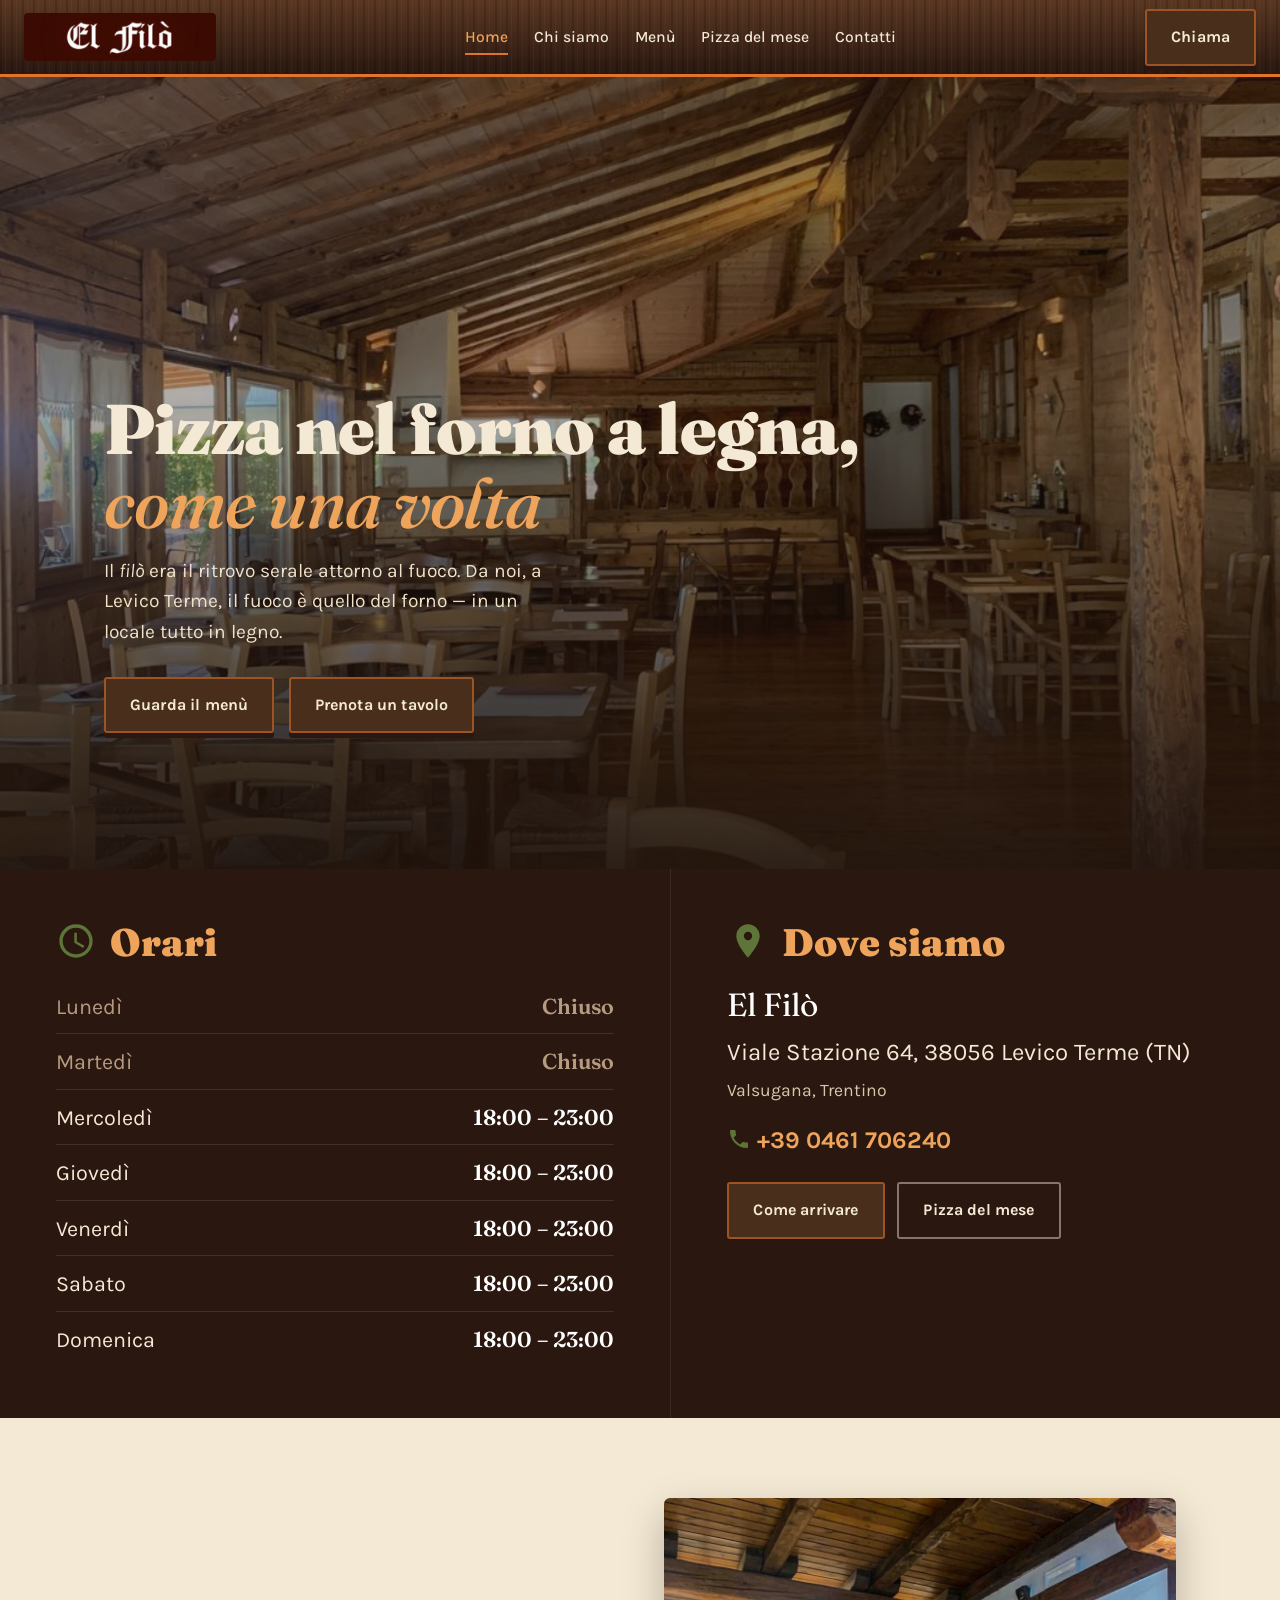
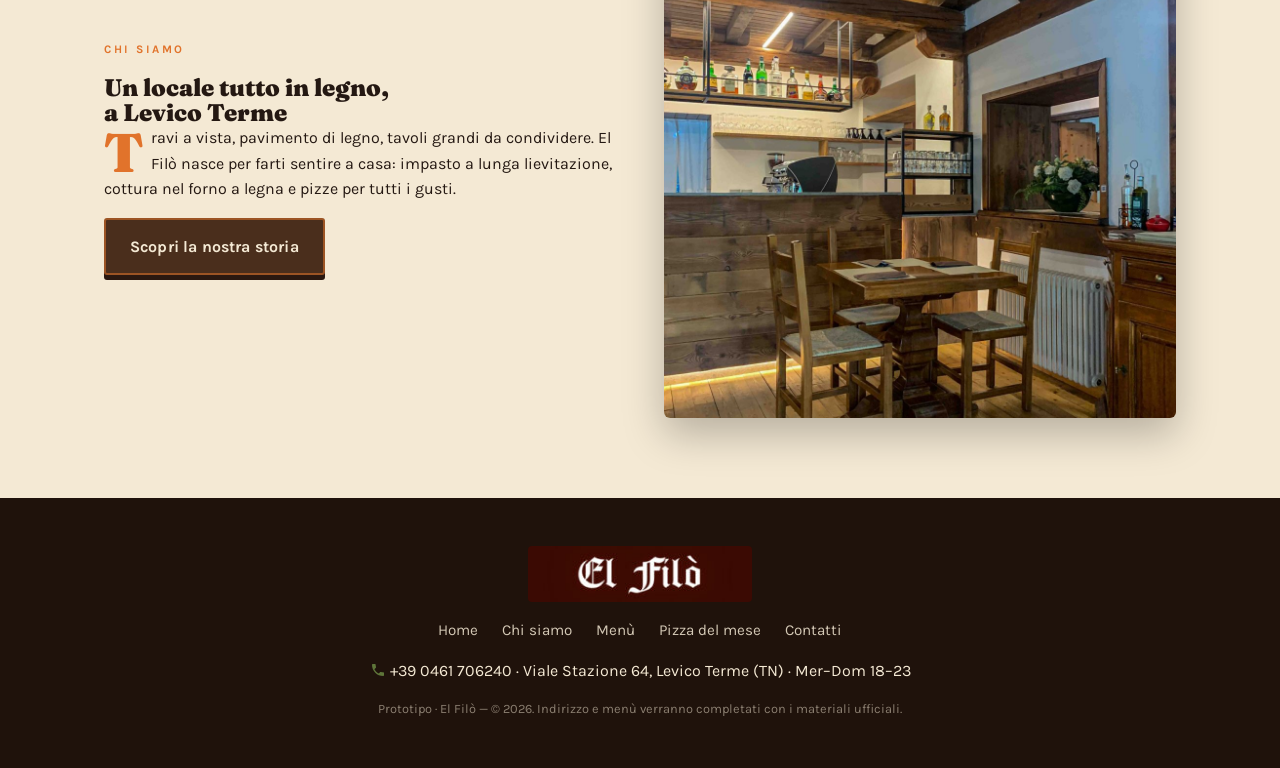
<file: index.html>
<!DOCTYPE html>
<html lang="it">
<head>
<meta charset="UTF-8">
<meta name="viewport" content="width=device-width, initial-scale=1.0">
<title>El Filò — Pizzeria a Levico Terme</title>
<meta name="description" content="El Filò, pizzeria a Levico Terme. Pizza cotta nel forno a legna in un locale tutto in legno. Aperto mercoledì–domenica, 18–23.">
<link rel="icon" href="images/logo.png">
<link rel="preconnect" href="https://fonts.googleapis.com">
<link rel="preconnect" href="https://fonts.gstatic.com" crossorigin>
<link href="https://fonts.googleapis.com/css2?family=Fraunces:ital,opsz,wght@0,9..144,400;0,9..144,600;0,9..144,900;1,9..144,500&family=Karla:wght@400;500;700&family=Caveat:wght@500;700&display=swap" rel="stylesheet">
<link rel="stylesheet" href="styles.css">
</head>
<body>

<header>
  <div class="wood topbar">
    <a class="brand" href="index.html" aria-label="El Filò — home">
      <img src="images/logo-big.jpg" alt="El Filò">
    </a>
    <nav class="main" id="menuNav">
      <a href="index.html" class="active">Home</a>
      <a href="chi-siamo.html">Chi siamo</a>
      <a href="menu.html">Menù</a>
      <a href="pizza-del-mese.html">Pizza del mese</a>
      <a href="contatti.html">Contatti</a>
    </nav>
    <div class="nav-tools">
      <a class="btn btn--fire" href="tel:+390461706240">Chiama</a>
      <button class="navtoggle" id="navToggle" aria-label="Apri menù" aria-expanded="false" aria-controls="menuNav">
        <svg viewBox="0 0 24 24" fill="none" stroke="currentColor" stroke-width="2.2"><path d="M3 6h18M3 12h18M3 18h18"/></svg>
      </button>
    </div>
  </div>
</header>

<!-- HERO con foto reale del locale -->
<section class="hero" style="background:#1f120b url('images/IMG_9890-scaled.jpg') center/cover no-repeat">
  <div class="wrap hero-inner">
    <h1>Pizza nel forno a legna, <em>come una volta</em></h1>
    <p class="lead">Il <em>filò</em> era il ritrovo serale attorno al fuoco. Da noi, a Levico Terme, il fuoco è quello del forno — in un locale tutto in legno.</p>
    <div class="hero-cta">
      <a class="btn btn--fire" href="menu.html">Guarda il menù</a>
      <a class="btn btn--green" href="tel:+390461706240">Prenota un tavolo</a>
    </div>
  </div>
</section>

<!-- FASCIA INFO: orari + posizione GRANDI -->
<section class="info-band" style="padding:0">
  <div class="grid">
    <div class="info-col">
      <h2><span class="ic ic-clock ic--head"></span> Orari</h2>
      <div class="hours-big">
        <div class="row closed"><span>Lunedì</span><b>Chiuso</b></div>
        <div class="row closed"><span>Martedì</span><b>Chiuso</b></div>
        <div class="row"><span>Mercoledì</span><b class="open">18:00 – 23:00</b></div>
        <div class="row"><span>Giovedì</span><b class="open">18:00 – 23:00</b></div>
        <div class="row"><span>Venerdì</span><b class="open">18:00 – 23:00</b></div>
        <div class="row"><span>Sabato</span><b class="open">18:00 – 23:00</b></div>
        <div class="row"><span>Domenica</span><b class="open">18:00 – 23:00</b></div>
      </div>
    </div>
    <div class="info-col">
      <h2><span class="ic ic-pin ic--head"></span> Dove siamo</h2>
      <div class="place-big">
        <span class="name">El Filò</span>
        Viale Stazione 64, 38056 Levico Terme (TN)<br>
        <span style="font-size:1.1rem;color:#d8c6ac">Valsugana, Trentino</span>
        <div style="margin-top:1rem">
          <a href="tel:+390461706240"><span class="ic ic-phone"></span> +39 0461 706240</a>
        </div>
      </div>
      <div class="place-actions">
        <a class="btn btn--green" href="contatti.html">Come arrivare</a>
        <a class="btn btn--ghost" href="pizza-del-mese.html">Pizza del mese</a>
      </div>
    </div>
  </div>
</section>

<!-- ASSAGGIO CHI SIAMO -->
<section>
  <div class="wrap split">
    <div class="story reveal">
      <p class="eyebrow">Chi siamo</p>
      <h2>Un locale tutto in legno,<br>a Levico Terme</h2>
      <p class="drop">Travi a vista, pavimento di legno, tavoli grandi da condividere. El Filò nasce per farti sentire a casa: impasto a lunga lievitazione, cottura nel forno a legna e pizze per tutti i gusti.</p>
      <a class="btn btn--green" href="chi-siamo.html">Scopri la nostra storia</a>
    </div>
    <img class="reveal" src="images/IMG_9908-2-scaled.jpg" alt="Interno della pizzeria El Filò">
  </div>
</section>

<footer>
  <div class="wrap">
    <img src="images/logo-big.jpg" alt="El Filò">
    <nav class="fnav">
      <a href="index.html">Home</a>
      <a href="chi-siamo.html">Chi siamo</a>
      <a href="menu.html">Menù</a>
      <a href="pizza-del-mese.html">Pizza del mese</a>
      <a href="contatti.html">Contatti</a>
    </nav>
    <p style="margin:.5rem 0 0"><span class="ic ic-phone"></span> +39 0461 706240 · Viale Stazione 64, Levico Terme (TN) · Mer–Dom 18–23</p>
    <p class="fine">Prototipo · El Filò — © 2026. Indirizzo e menù verranno completati con i materiali ufficiali.</p>
  </div>
</footer>

<script src="app.js"></script>
</body>
</html>
</file>
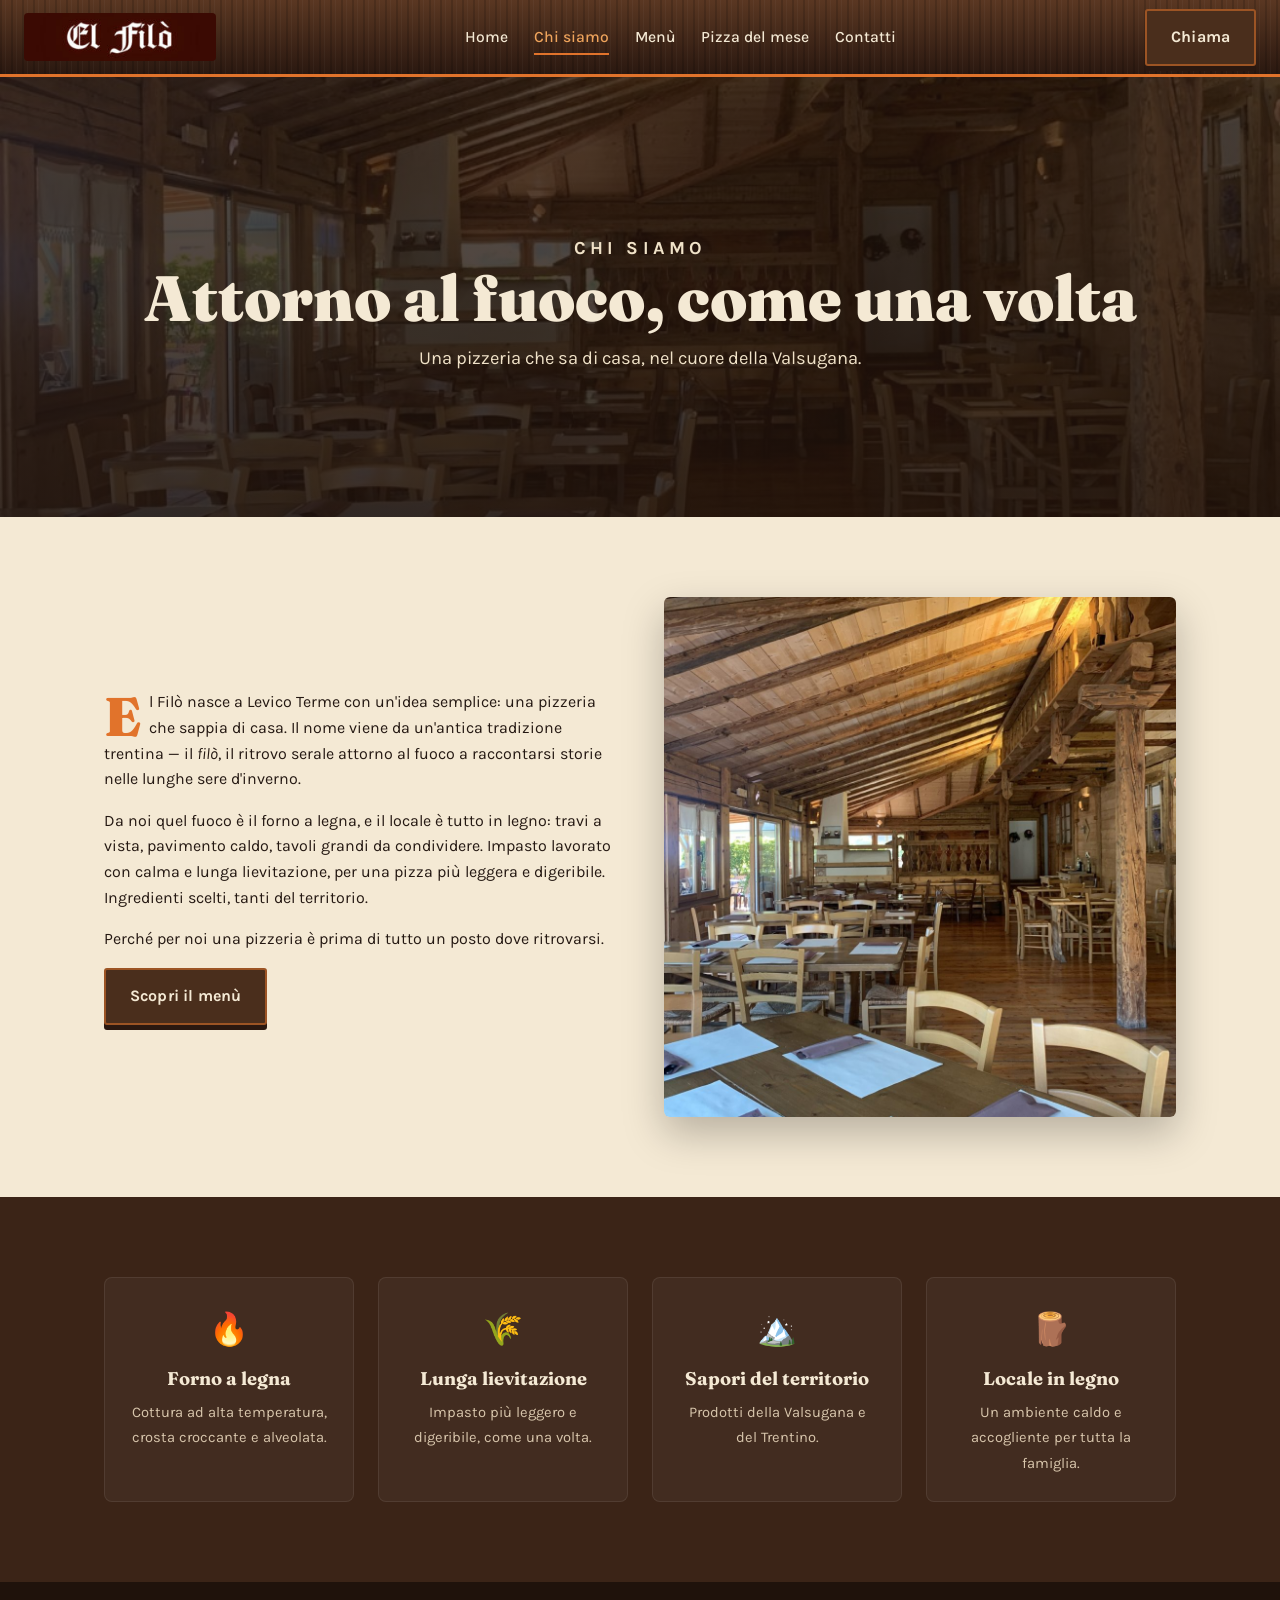
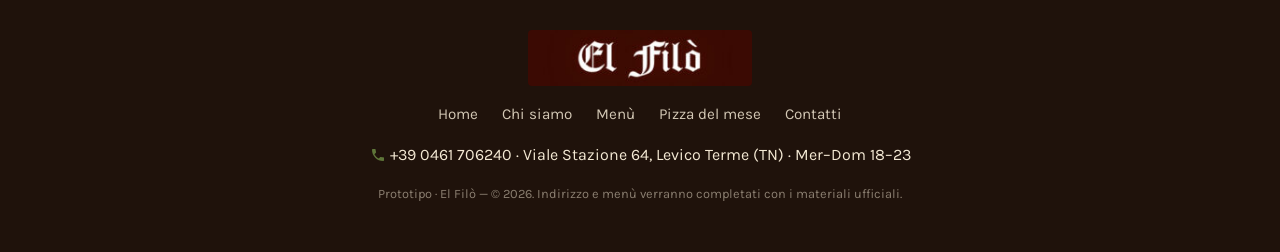
<file: chi-siamo.html>
<!DOCTYPE html>
<html lang="it">
<head>
<meta charset="UTF-8">
<meta name="viewport" content="width=device-width, initial-scale=1.0">
<title>Chi siamo — El Filò, pizzeria a Levico Terme</title>
<meta name="description" content="La storia di El Filò: una pizzeria tutta in legno a Levico Terme, forno a legna e impasto a lunga lievitazione.">
<link rel="icon" href="images/logo.png">
<link rel="preconnect" href="https://fonts.googleapis.com">
<link rel="preconnect" href="https://fonts.gstatic.com" crossorigin>
<link href="https://fonts.googleapis.com/css2?family=Fraunces:ital,opsz,wght@0,9..144,400;0,9..144,600;0,9..144,900;1,9..144,500&family=Karla:wght@400;500;700&family=Caveat:wght@500;700&display=swap" rel="stylesheet">
<link rel="stylesheet" href="styles.css">
</head>
<body>

<header>
  <div class="wood topbar">
    <a class="brand" href="index.html" aria-label="El Filò — home"><img src="images/logo-big.jpg" alt="El Filò"></a>
    <nav class="main" id="menuNav">
      <a href="index.html">Home</a>
      <a href="chi-siamo.html" class="active">Chi siamo</a>
      <a href="menu.html">Menù</a>
      <a href="pizza-del-mese.html">Pizza del mese</a>
      <a href="contatti.html">Contatti</a>
    </nav>
    <div class="nav-tools">
      <a class="btn btn--fire" href="tel:+390461706240">Chiama</a>
      <button class="navtoggle" id="navToggle" aria-label="Apri menù" aria-expanded="false" aria-controls="menuNav">
        <svg viewBox="0 0 24 24" fill="none" stroke="currentColor" stroke-width="2.2"><path d="M3 6h18M3 12h18M3 18h18"/></svg>
      </button>
    </div>
  </div>
</header>

<section class="pagehero" style="background:#1f120b url('images/IMG_9890-scaled.jpg') center/cover no-repeat">
  <div class="wrap">
    <p class="eyebrow eyebrow--light">Chi siamo</p>
    <h1>Attorno al fuoco, come una volta</h1>
    <p>Una pizzeria che sa di casa, nel cuore della Valsugana.</p>
  </div>
</section>

<section>
  <div class="wrap split">
    <div class="story reveal">
      <p class="drop">El Filò nasce a Levico Terme con un'idea semplice: una pizzeria che sappia di casa. Il nome viene da un'antica tradizione trentina — il <em>filò</em>, il ritrovo serale attorno al fuoco a raccontarsi storie nelle lunghe sere d'inverno.</p>
      <p>Da noi quel fuoco è il forno a legna, e il locale è tutto in legno: travi a vista, pavimento caldo, tavoli grandi da condividere. Impasto lavorato con calma e lunga lievitazione, per una pizza più leggera e digeribile. Ingredienti scelti, tanti del territorio.</p>
      <p>Perché per noi una pizzeria è prima di tutto un posto dove ritrovarsi.</p>
      <a class="btn btn--green" href="menu.html">Scopri il menù</a>
    </div>
    <img class="reveal" src="images/IMG_9890-scaled.jpg" alt="La sala interna in legno di El Filò">
  </div>
</section>

<section class="feature-strip">
  <div class="wrap">
    <div class="cards">
      <div class="fcard reveal"><div class="ico">🔥</div><b>Forno a legna</b><span>Cottura ad alta temperatura, crosta croccante e alveolata.</span></div>
      <div class="fcard reveal"><div class="ico">🌾</div><b>Lunga lievitazione</b><span>Impasto più leggero e digeribile, come una volta.</span></div>
      <div class="fcard reveal"><div class="ico">🏔️</div><b>Sapori del territorio</b><span>Prodotti della Valsugana e del Trentino.</span></div>
      <div class="fcard reveal"><div class="ico">🪵</div><b>Locale in legno</b><span>Un ambiente caldo e accogliente per tutta la famiglia.</span></div>
    </div>
  </div>
</section>

<footer>
  <div class="wrap">
    <img src="images/logo-big.jpg" alt="El Filò">
    <nav class="fnav">
      <a href="index.html">Home</a><a href="chi-siamo.html">Chi siamo</a><a href="menu.html">Menù</a>
      <a href="pizza-del-mese.html">Pizza del mese</a><a href="contatti.html">Contatti</a>
    </nav>
    <p style="margin:.5rem 0 0"><span class="ic ic-phone"></span> +39 0461 706240 · Viale Stazione 64, Levico Terme (TN) · Mer–Dom 18–23</p>
    <p class="fine">Prototipo · El Filò — © 2026. Indirizzo e menù verranno completati con i materiali ufficiali.</p>
  </div>
</footer>

<script src="app.js"></script>
</body>
</html>
</file>
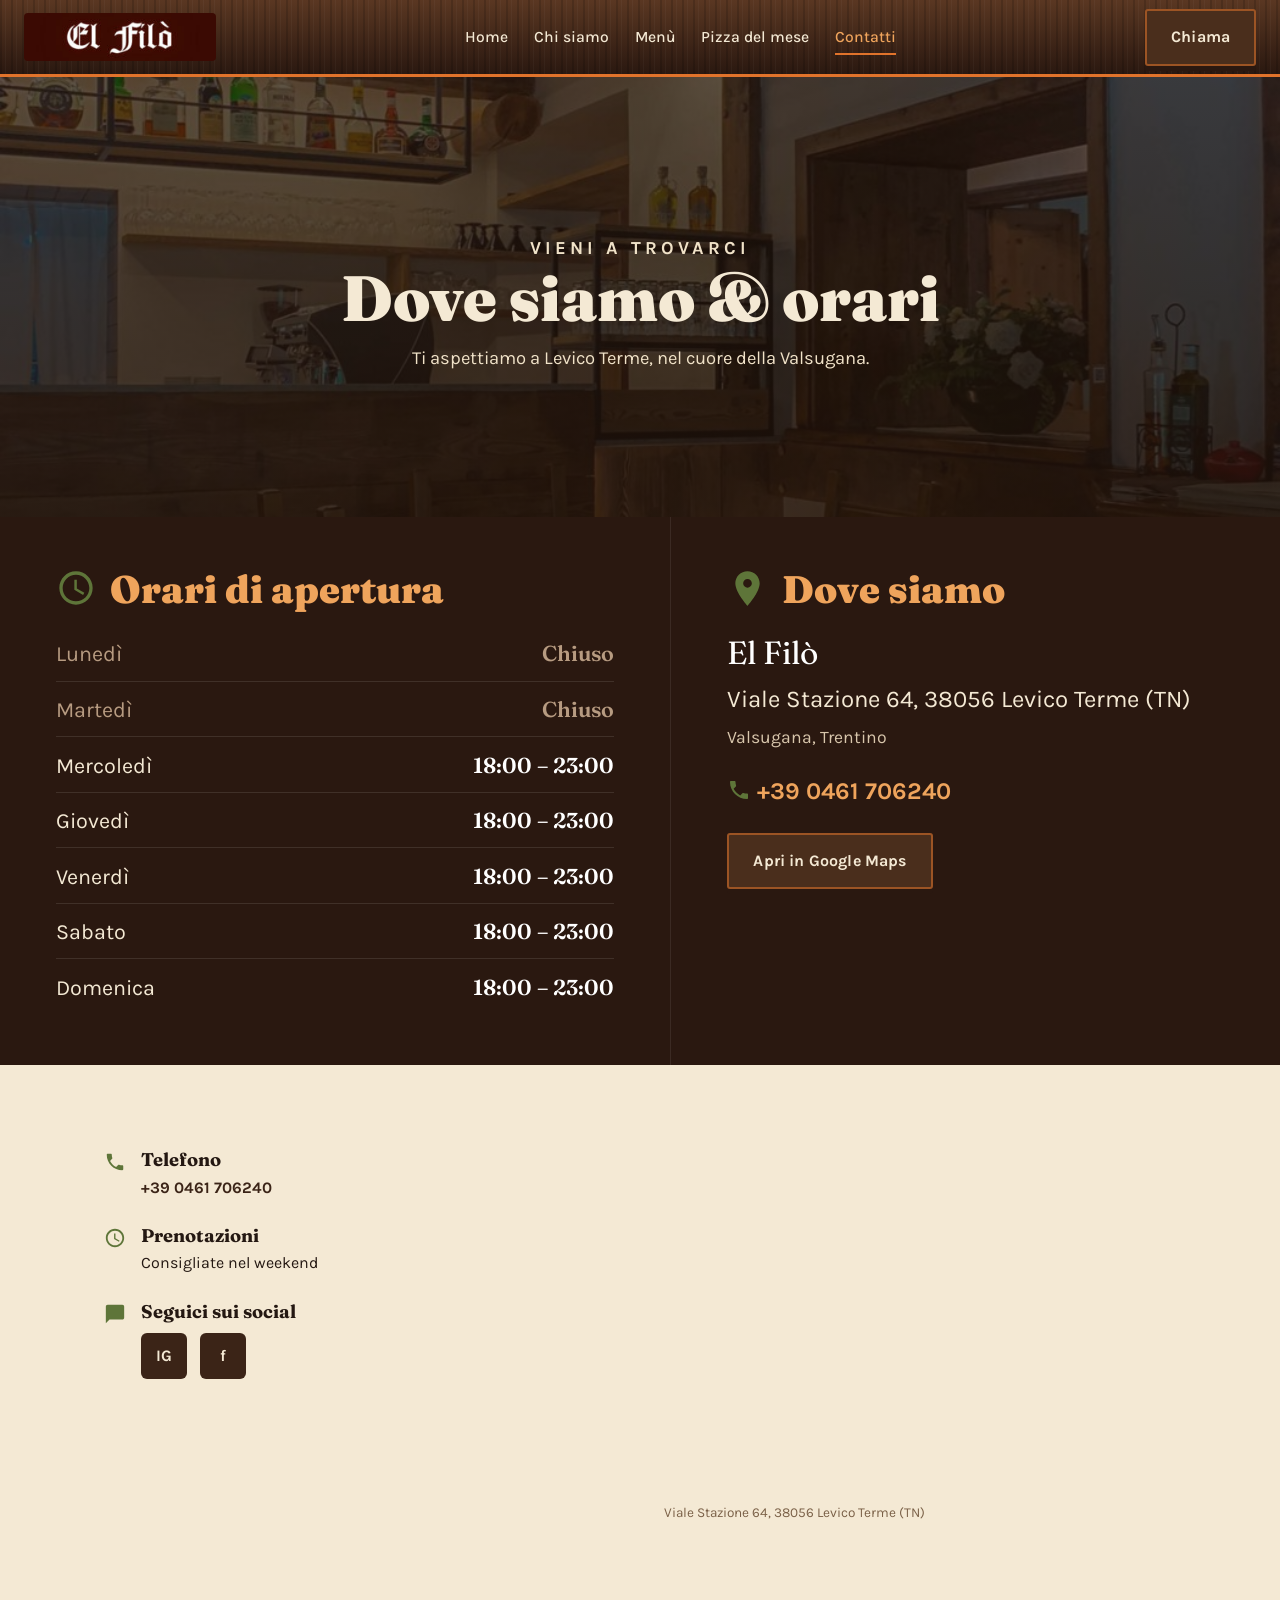
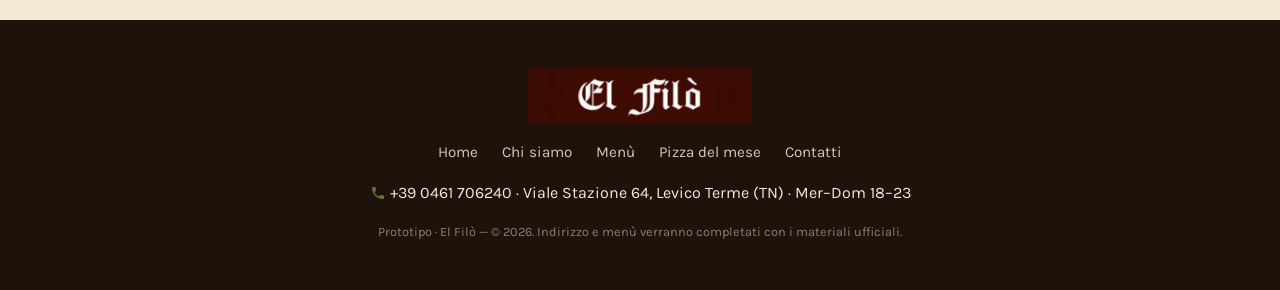
<file: contatti.html>
<!DOCTYPE html>
<html lang="it">
<head>
<meta charset="UTF-8">
<meta name="viewport" content="width=device-width, initial-scale=1.0">
<title>Contatti — El Filò, pizzeria a Levico Terme</title>
<meta name="description" content="Contatti e orari di El Filò, pizzeria a Levico Terme. Telefono +39 0461 706240. Aperto mercoledì–domenica 18–23.">
<link rel="icon" href="images/logo.png">
<link rel="preconnect" href="https://fonts.googleapis.com">
<link rel="preconnect" href="https://fonts.gstatic.com" crossorigin>
<link href="https://fonts.googleapis.com/css2?family=Fraunces:ital,opsz,wght@0,9..144,400;0,9..144,600;0,9..144,900;1,9..144,500&family=Karla:wght@400;500;700&family=Caveat:wght@500;700&display=swap" rel="stylesheet">
<link rel="stylesheet" href="styles.css">
</head>
<body>

<header>
  <div class="wood topbar">
    <a class="brand" href="index.html" aria-label="El Filò — home"><img src="images/logo-big.jpg" alt="El Filò"></a>
    <nav class="main" id="menuNav">
      <a href="index.html">Home</a>
      <a href="chi-siamo.html">Chi siamo</a>
      <a href="menu.html">Menù</a>
      <a href="pizza-del-mese.html">Pizza del mese</a>
      <a href="contatti.html" class="active">Contatti</a>
    </nav>
    <div class="nav-tools">
      <a class="btn btn--fire" href="tel:+390461706240">Chiama</a>
      <button class="navtoggle" id="navToggle" aria-label="Apri menù" aria-expanded="false" aria-controls="menuNav">
        <svg viewBox="0 0 24 24" fill="none" stroke="currentColor" stroke-width="2.2"><path d="M3 6h18M3 12h18M3 18h18"/></svg>
      </button>
    </div>
  </div>
</header>

<section class="pagehero" style="background:#1f120b url('images/IMG_9908-2-scaled.jpg') center/cover no-repeat">
  <div class="wrap">
    <p class="eyebrow eyebrow--light">Vieni a trovarci</p>
    <h1>Dove siamo &amp; orari</h1>
    <p>Ti aspettiamo a Levico Terme, nel cuore della Valsugana.</p>
  </div>
</section>

<!-- Orari GRANDI + posizione -->
<section class="info-band" style="padding:0">
  <div class="grid">
    <div class="info-col">
      <h2><span class="ic ic-clock ic--head"></span> Orari di apertura</h2>
      <div class="hours-big">
        <div class="row closed"><span>Lunedì</span><b>Chiuso</b></div>
        <div class="row closed"><span>Martedì</span><b>Chiuso</b></div>
        <div class="row"><span>Mercoledì</span><b class="open">18:00 – 23:00</b></div>
        <div class="row"><span>Giovedì</span><b class="open">18:00 – 23:00</b></div>
        <div class="row"><span>Venerdì</span><b class="open">18:00 – 23:00</b></div>
        <div class="row"><span>Sabato</span><b class="open">18:00 – 23:00</b></div>
        <div class="row"><span>Domenica</span><b class="open">18:00 – 23:00</b></div>
      </div>
    </div>
    <div class="info-col">
      <h2><span class="ic ic-pin ic--head"></span> Dove siamo</h2>
      <div class="place-big">
        <span class="name">El Filò</span>
        Viale Stazione 64, 38056 Levico Terme (TN)<br>
        <span style="font-size:1.1rem;color:#d8c6ac">Valsugana, Trentino</span>
        <div style="margin-top:1.2rem"><a href="tel:+390461706240"><span class="ic ic-phone"></span> +39 0461 706240</a></div>
      </div>
      <div class="place-actions">
        <a class="btn btn--green" href="https://maps.google.com/?q=El+Filò+Viale+Stazione+64+Levico+Terme" target="_blank" rel="noopener">Apri in Google Maps</a>
      </div>
    </div>
  </div>
</section>

<section>
  <div class="wrap contact-grid">
    <div class="reveal">
      <div class="info-list">
        <div class="info-item"><span class="ico"><span class="ic ic-phone"></span></span><div><b>Telefono</b><br><a href="tel:+390461706240">+39 0461 706240</a></div></div>
        <div class="info-item"><span class="ico"><span class="ic ic-clock"></span></span><div><b>Prenotazioni</b><br>Consigliate nel weekend</div></div>
        <div class="info-item"><span class="ico"><span class="ic ic-chat"></span></span><div><b>Seguici sui social</b>
          <div class="socials">
            <a href="https://www.instagram.com/elfilolevico" target="_blank" rel="noopener" aria-label="Instagram">IG</a>
            <a href="https://www.facebook.com/elfilolevico" target="_blank" rel="noopener" aria-label="Facebook">f</a>
          </div>
        </div></div>
      </div>
    </div>
    <div class="reveal">
      <iframe class="map-embed" src="https://www.google.com/maps?q=Viale+Stazione+64,+38056+Levico+Terme+TN&output=embed" loading="lazy" title="Mappa di El Filò, Viale Stazione 64 Levico Terme"></iframe>
      <p style="font-size:.85rem;color:#7a6047;margin-top:.6rem">Viale Stazione 64, 38056 Levico Terme (TN)</p>
    </div>
  </div>
</section>

<footer>
  <div class="wrap">
    <img src="images/logo-big.jpg" alt="El Filò">
    <nav class="fnav">
      <a href="index.html">Home</a><a href="chi-siamo.html">Chi siamo</a><a href="menu.html">Menù</a>
      <a href="pizza-del-mese.html">Pizza del mese</a><a href="contatti.html">Contatti</a>
    </nav>
    <p style="margin:.5rem 0 0"><span class="ic ic-phone"></span> +39 0461 706240 · Viale Stazione 64, Levico Terme (TN) · Mer–Dom 18–23</p>
    <p class="fine">Prototipo · El Filò — © 2026. Indirizzo e menù verranno completati con i materiali ufficiali.</p>
  </div>
</footer>

<script src="app.js"></script>
</body>
</html>
</file>
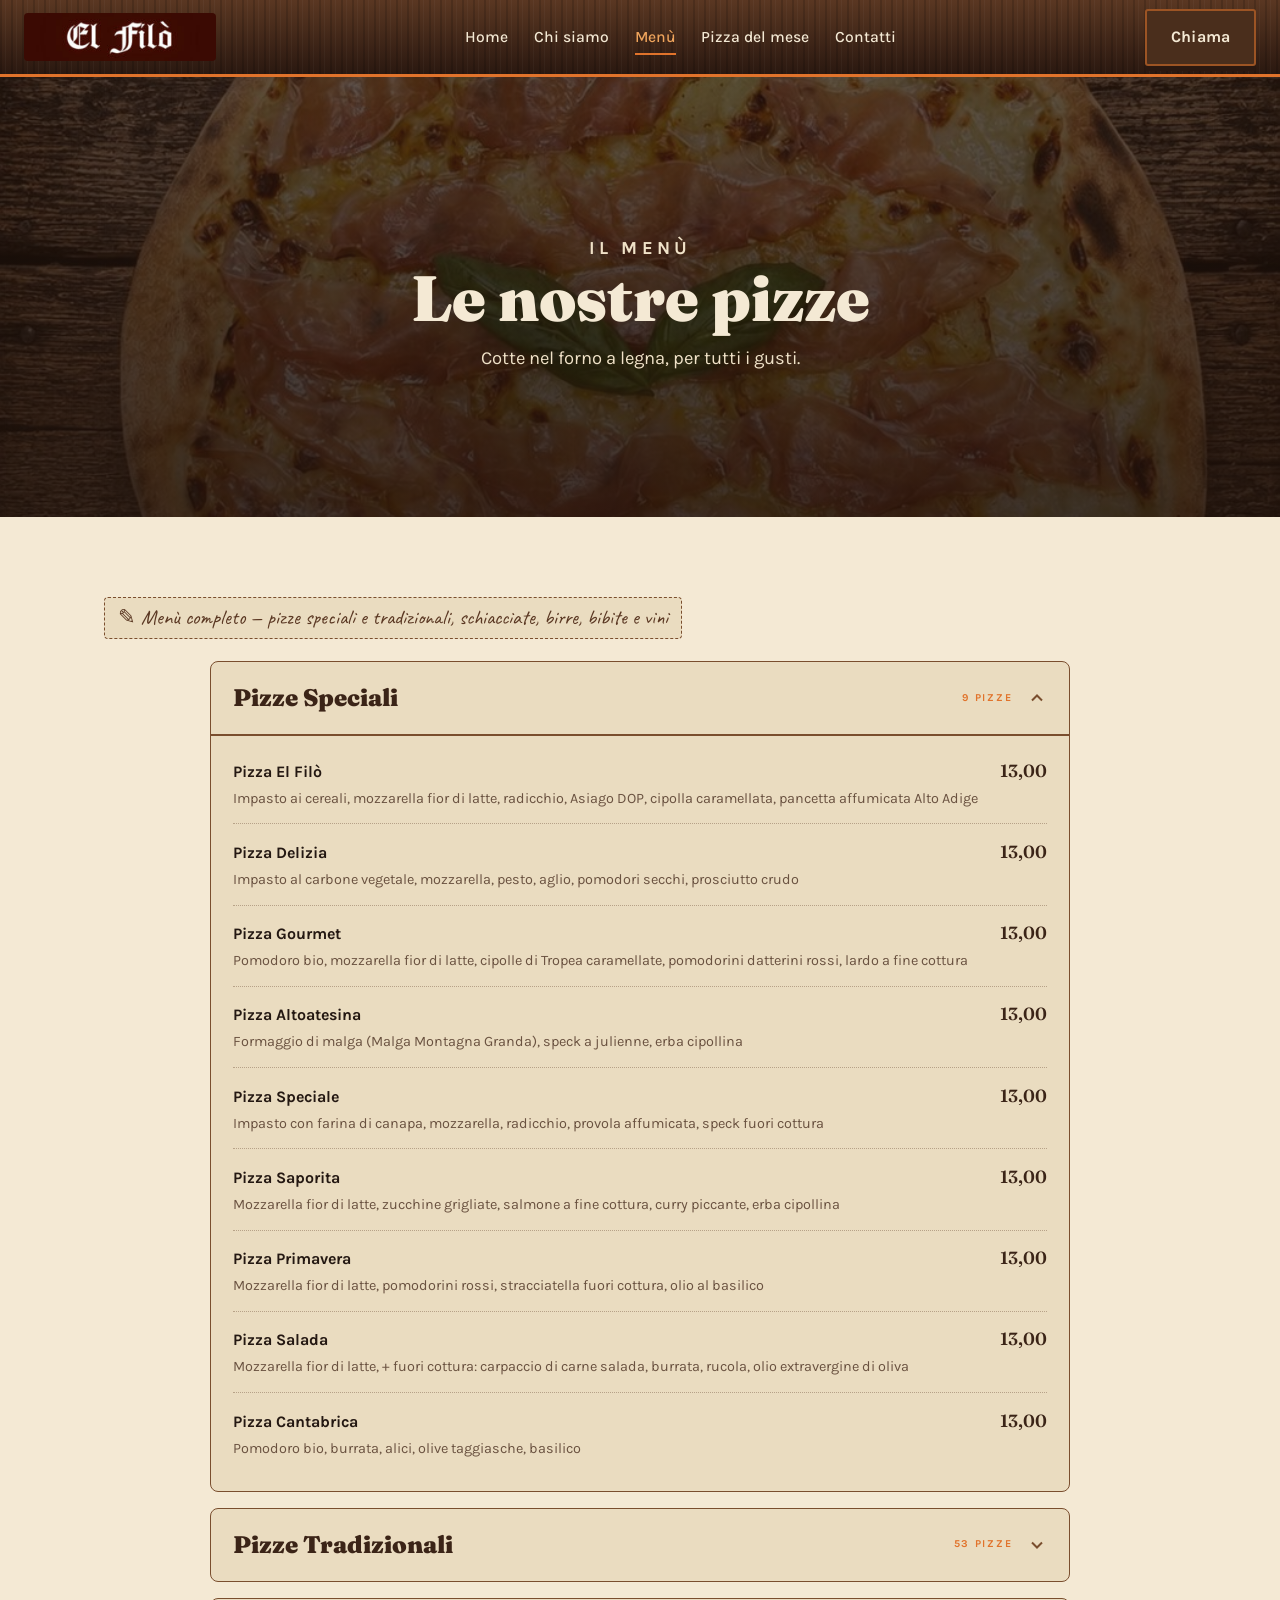
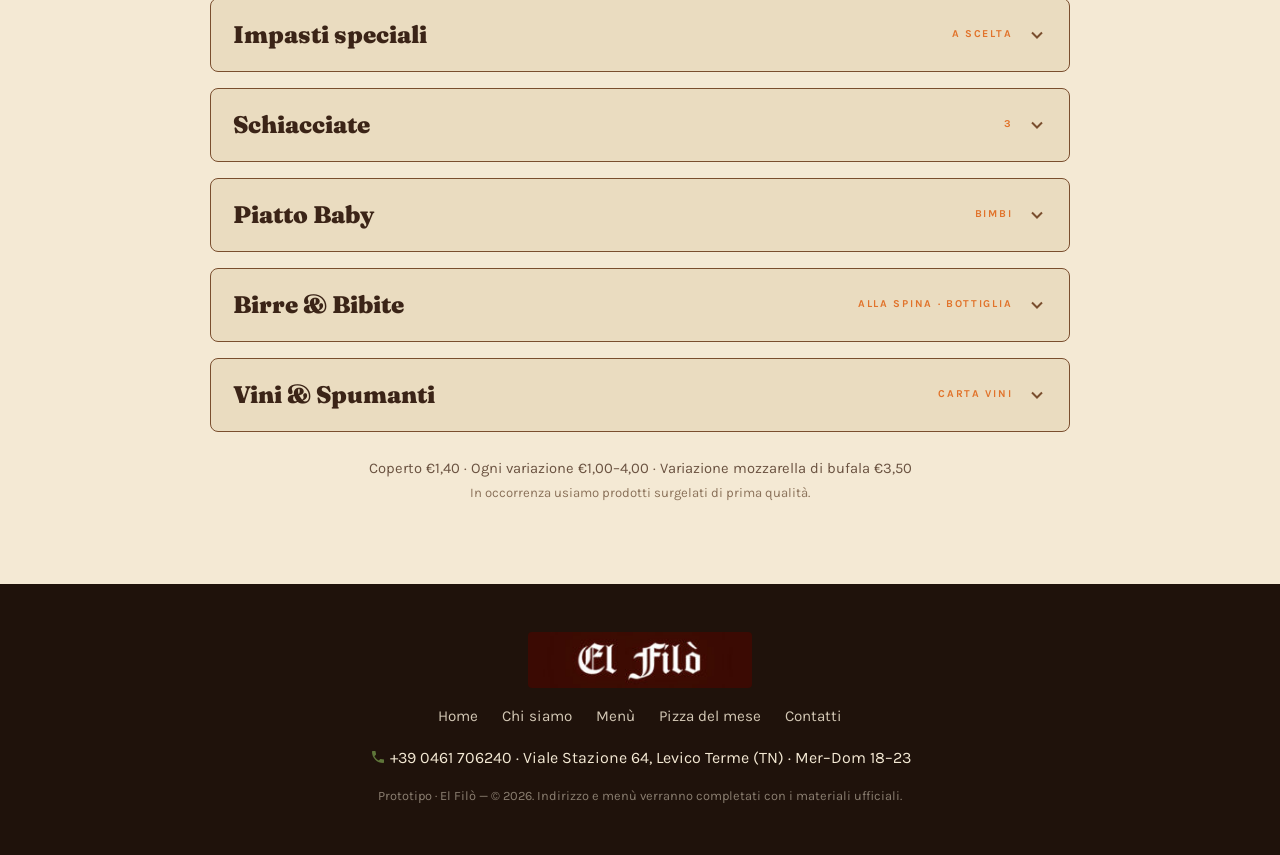
<file: menu.html>
<!DOCTYPE html>
<html lang="it">
<head>
<meta charset="UTF-8">
<meta name="viewport" content="width=device-width, initial-scale=1.0">
<title>Menù — El Filò, pizzeria a Levico Terme</title>
<meta name="description" content="Il menù di El Filò: pizze speciali della casa, oltre 50 pizze tradizionali cotte nel forno a legna, schiacciate, birre, bibite e vini del Trentino.">
<link rel="icon" href="images/logo.png">
<link rel="preconnect" href="https://fonts.googleapis.com">
<link rel="preconnect" href="https://fonts.gstatic.com" crossorigin>
<link href="https://fonts.googleapis.com/css2?family=Fraunces:ital,opsz,wght@0,9..144,400;0,9..144,600;0,9..144,900;1,9..144,500&family=Karla:wght@400;500;700&family=Caveat:wght@500;700&display=swap" rel="stylesheet">
<link rel="stylesheet" href="styles.css">
</head>
<body>

<header>
  <div class="wood topbar">
    <a class="brand" href="index.html" aria-label="El Filò — home"><img src="images/logo-big.jpg" alt="El Filò"></a>
    <nav class="main" id="menuNav">
      <a href="index.html">Home</a>
      <a href="chi-siamo.html">Chi siamo</a>
      <a href="menu.html" class="active">Menù</a>
      <a href="pizza-del-mese.html">Pizza del mese</a>
      <a href="contatti.html">Contatti</a>
    </nav>
    <div class="nav-tools">
      <a class="btn btn--fire" href="tel:+390461706240">Chiama</a>
      <button class="navtoggle" id="navToggle" aria-label="Apri menù" aria-expanded="false" aria-controls="menuNav">
        <svg viewBox="0 0 24 24" fill="none" stroke="currentColor" stroke-width="2.2"><path d="M3 6h18M3 12h18M3 18h18"/></svg>
      </button>
    </div>
  </div>
</header>

<section class="pagehero" style="background:#1f120b url('images/WhatsApp-Image-2026-05-27-at-18.51.55.jpeg') center/cover no-repeat">
  <div class="wrap">
    <p class="eyebrow eyebrow--light">Il menù</p>
    <h1>Le nostre pizze</h1>
    <p>Cotte nel forno a legna, per tutti i gusti.</p>
  </div>
</section>

<section>
  <div class="wrap">
    <span class="menu-note">✎ Menù completo — pizze speciali e tradizionali, schiacciate, birre, bibite e vini</span>
    <div class="menu-acc">

      <details class="acc" open>
        <summary><span class="lbl">Pizze Speciali</span><span class="tag">9 pizze</span>
          <svg class="chev" width="20" height="20" viewBox="0 0 24 24" fill="none" stroke="currentColor" stroke-width="2.4"><path d="M6 9l6 6 6-6"/></svg></summary>
        <div class="acc-body">
          <div class="dish"><div><span class="dish-name">Pizza El Filò</span><span class="dish-desc">Impasto ai cereali, mozzarella fior di latte, radicchio, Asiago DOP, cipolla caramellata, pancetta affumicata Alto Adige</span></div><span class="dish-price">13,00</span></div>
          <div class="dish"><div><span class="dish-name">Pizza Delizia</span><span class="dish-desc">Impasto al carbone vegetale, mozzarella, pesto, aglio, pomodori secchi, prosciutto crudo</span></div><span class="dish-price">13,00</span></div>
          <div class="dish"><div><span class="dish-name">Pizza Gourmet</span><span class="dish-desc">Pomodoro bio, mozzarella fior di latte, cipolle di Tropea caramellate, pomodorini datterini rossi, lardo a fine cottura</span></div><span class="dish-price">13,00</span></div>
          <div class="dish"><div><span class="dish-name">Pizza Altoatesina</span><span class="dish-desc">Formaggio di malga (Malga Montagna Granda), speck a julienne, erba cipollina</span></div><span class="dish-price">13,00</span></div>
          <div class="dish"><div><span class="dish-name">Pizza Speciale</span><span class="dish-desc">Impasto con farina di canapa, mozzarella, radicchio, provola affumicata, speck fuori cottura</span></div><span class="dish-price">13,00</span></div>
          <div class="dish"><div><span class="dish-name">Pizza Saporita</span><span class="dish-desc">Mozzarella fior di latte, zucchine grigliate, salmone a fine cottura, curry piccante, erba cipollina</span></div><span class="dish-price">13,00</span></div>
          <div class="dish"><div><span class="dish-name">Pizza Primavera</span><span class="dish-desc">Mozzarella fior di latte, pomodorini rossi, stracciatella fuori cottura, olio al basilico</span></div><span class="dish-price">13,00</span></div>
          <div class="dish"><div><span class="dish-name">Pizza Salada</span><span class="dish-desc">Mozzarella fior di latte, + fuori cottura: carpaccio di carne salada, burrata, rucola, olio extravergine di oliva</span></div><span class="dish-price">13,00</span></div>
          <div class="dish"><div><span class="dish-name">Pizza Cantabrica</span><span class="dish-desc">Pomodoro bio, burrata, alici, olive taggiasche, basilico</span></div><span class="dish-price">13,00</span></div>
        </div>
      </details>

      <details class="acc">
        <summary><span class="lbl">Pizze Tradizionali</span><span class="tag">53 pizze</span>
          <svg class="chev" width="20" height="20" viewBox="0 0 24 24" fill="none" stroke="currentColor" stroke-width="2.4"><path d="M6 9l6 6 6-6"/></svg></summary>
        <div class="acc-body">
          <div class="dish"><div><span class="dish-name">Margherita</span><span class="dish-desc">Pomodoro, mozzarella, origano</span></div><span class="dish-price">7,00</span></div>
          <div class="dish"><div><span class="dish-name">Bufala</span><span class="dish-desc">Pomodoro a fette, mozzarella di bufala</span></div><span class="dish-price">10,50</span></div>
          <div class="dish"><div><span class="dish-name">Quattro Stagioni</span><span class="dish-desc">Pomodoro, mozzarella, prosciutto, funghi, carciofi, acciughe</span></div><span class="dish-price">9,50</span></div>
          <div class="dish"><div><span class="dish-name">Prosciutto e Funghi</span><span class="dish-desc">Pomodoro, mozzarella, prosciutto, funghi, origano</span></div><span class="dish-price">9,50</span></div>
          <div class="dish"><div><span class="dish-name">Prosciutto</span><span class="dish-desc">Pomodoro, mozzarella, prosciutto, origano</span></div><span class="dish-price">9,00</span></div>
          <div class="dish"><div><span class="dish-name">Capricciosa</span><span class="dish-desc">Pomodoro, mozzarella, prosciutto, funghi, carciofi, origano</span></div><span class="dish-price">9,50</span></div>
          <div class="dish"><div><span class="dish-name">Calabrese</span><span class="dish-desc">Mozzarella, aglio, peperoncino</span></div><span class="dish-price">8,50</span></div>
          <div class="dish"><div><span class="dish-name">Crudo</span><span class="dish-desc">Pomodoro, mozzarella, prosciutto crudo, origano</span></div><span class="dish-price">10,00</span></div>
          <div class="dish"><div><span class="dish-name">Pugliese</span><span class="dish-desc">Pomodoro, mozzarella, cipolla, origano</span></div><span class="dish-price">9,00</span></div>
          <div class="dish"><div><span class="dish-name">Western</span><span class="dish-desc">Pomodoro, mozzarella, fagioli, pesto, pancetta affumicata</span></div><span class="dish-price">11,00</span></div>
          <div class="dish"><div><span class="dish-name">Salsiccia</span><span class="dish-desc">Pomodoro, mozzarella, salsiccia, origano</span></div><span class="dish-price">9,50</span></div>
          <div class="dish"><div><span class="dish-name">Gorgonzola e Porchetta</span><span class="dish-desc">Pomodoro, mozzarella, gorgonzola, porchetta</span></div><span class="dish-price">10,50</span></div>
          <div class="dish"><div><span class="dish-name">Rustica</span><span class="dish-desc">Pomodoro, mozzarella, radicchio, aglio, formaggio grattugiato, pancetta</span></div><span class="dish-price">10,50</span></div>
          <div class="dish"><div><span class="dish-name">Contadina</span><span class="dish-desc">Pomodoro, mozzarella, salsiccia, patate, rosmarino, aglio</span></div><span class="dish-price">10,50</span></div>
          <div class="dish"><div><span class="dish-name">Patapizza</span><span class="dish-desc">Pomodoro, mozzarella, patate, gorgonzola, rosmarino, porchetta</span></div><span class="dish-price">10,50</span></div>
          <div class="dish"><div><span class="dish-name">Trentina</span><span class="dish-desc">Pomodoro, mozzarella, funghi di bosco, salsiccia, speck</span></div><span class="dish-price">10,50</span></div>
          <div class="dish"><div><span class="dish-name">Boscaiola</span><span class="dish-desc">Pomodoro, mozzarella, salamino piccante, würstel, salsiccia, origano</span></div><span class="dish-price">10,50</span></div>
          <div class="dish"><div><span class="dish-name">Sottobosco</span><span class="dish-desc">Pomodoro, mozzarella, misto funghi</span></div><span class="dish-price">10,00</span></div>
          <div class="dish"><div><span class="dish-name">Messicana</span><span class="dish-desc">Pomodoro, mozzarella, fagioli, salsiccia, peperoncino, origano</span></div><span class="dish-price">10,00</span></div>
          <div class="dish"><div><span class="dish-name">Inferno</span><span class="dish-desc">Mozzarella, peperoncino, aglio, salamino, olive verdi</span></div><span class="dish-price">9,50</span></div>
          <div class="dish"><div><span class="dish-name">Piemontese</span><span class="dish-desc">Pomodoro, mozzarella, misto bosco, carciofi, aglio, prezzemolo</span></div><span class="dish-price">10,00</span></div>
          <div class="dish"><div><span class="dish-name">Brye</span><span class="dish-desc">Pomodoro, mozzarella, formaggio Brye, origano</span></div><span class="dish-price">9,50</span></div>
          <div class="dish"><div><span class="dish-name">Quattro Formaggi</span><span class="dish-desc">Pomodoro, mozzarella, misto di formaggi, origano</span></div><span class="dish-price">10,00</span></div>
          <div class="dish"><div><span class="dish-name">Mundial</span><span class="dish-desc">Pomodoro, mozzarella, porcini, aglio, formaggio grattugiato, pancetta affumicata</span></div><span class="dish-price">11,00</span></div>
          <div class="dish"><div><span class="dish-name">Strudel</span><span class="dish-desc">Mozzarella, mele, mascarpone, ricotta, gorgonzola, uvetta al rum</span></div><span class="dish-price">11,00</span></div>
          <div class="dish"><div><span class="dish-name">Mele</span><span class="dish-desc">Mozzarella, gorgonzola, ricotta, mele</span></div><span class="dish-price">10,50</span></div>
          <div class="dish"><div><span class="dish-name">Estate</span><span class="dish-desc">Pomodoro, mozzarella, pomodorini, rucola</span></div><span class="dish-price">9,50</span></div>
          <div class="dish"><div><span class="dish-name">Marte</span><span class="dish-desc">Mozzarella, radicchio, mascarpone</span></div><span class="dish-price">9,50</span></div>
          <div class="dish"><div><span class="dish-name">Formarina</span><span class="dish-desc">Olio d'oliva, rosmarino, prosciutto crudo</span></div><span class="dish-price">9,50</span></div>
          <div class="dish"><div><span class="dish-name">Carbonara</span><span class="dish-desc">Pomodoro, mozzarella, uova, pancetta, origano</span></div><span class="dish-price">10,00</span></div>
          <div class="dish"><div><span class="dish-name">Viennese</span><span class="dish-desc">Pomodoro, mozzarella, würstel, origano</span></div><span class="dish-price">9,50</span></div>
          <div class="dish"><div><span class="dish-name">Tirolese</span><span class="dish-desc">Pomodoro, mozzarella, speck a fette, origano</span></div><span class="dish-price">10,00</span></div>
          <div class="dish"><div><span class="dish-name">Gaucio</span><span class="dish-desc">Pomodoro, mozzarella, sfilacci di puledro, formaggio grattugiato, rucola</span></div><span class="dish-price">10,00</span></div>
          <div class="dish"><div><span class="dish-name">Lardo</span><span class="dish-desc">Pomodoro, mozzarella, lardo alle erbe a fette</span></div><span class="dish-price">10,00</span></div>
          <div class="dish"><div><span class="dish-name">Dinamite</span><span class="dish-desc">Pomodoro, mozzarella, salamino piccante, origano</span></div><span class="dish-price">9,50</span></div>
          <div class="dish"><div><span class="dish-name">Kabul</span><span class="dish-desc">Pomodoro a fette, scamorza, insalata, prosciutto crudo</span></div><span class="dish-price">10,00</span></div>
          <div class="dish"><div><span class="dish-name">Diavola</span><span class="dish-desc">Pomodoro, mozzarella, salamino piccante, peperoni crudi, ricotta</span></div><span class="dish-price">10,00</span></div>
          <div class="dish"><div><span class="dish-name">Rucola</span><span class="dish-desc">Pomodoro, mozzarella, pomodoro a fette, formaggio grattugiato, rucola</span></div><span class="dish-price">9,50</span></div>
          <div class="dish"><div><span class="dish-name">Ortolana</span><span class="dish-desc">Pomodoro, mozzarella, verdure miste grigliate</span></div><span class="dish-price">10,00</span></div>
          <div class="dish"><div><span class="dish-name">Mais</span><span class="dish-desc">Pomodoro, mozzarella, scamorza, mais, speck</span></div><span class="dish-price">9,50</span></div>
          <div class="dish"><div><span class="dish-name">Strangolapizza</span><span class="dish-desc">Mozzarella, spinaci, formaggio grattugiato, ricotta</span></div><span class="dish-price">9,50</span></div>
          <div class="dish"><div><span class="dish-name">Regina</span><span class="dish-desc">Pomodoro, mozzarella, Brye, erba cipollina</span></div><span class="dish-price">10,00</span></div>
          <div class="dish"><div><span class="dish-name">Zucchine</span><span class="dish-desc">Pomodoro, mozzarella, zucchine, speck a pezzetti, formaggio grattugiato</span></div><span class="dish-price">10,00</span></div>
          <div class="dish"><div><span class="dish-name">Asparagi</span><span class="dish-desc">Pomodoro, mozzarella, asparagi</span></div><span class="dish-price">9,50</span></div>
          <div class="dish"><div><span class="dish-name">Greca</span><span class="dish-desc">Pomodoro, mozzarella, cipolle, peperoni, olive nere, origano, rucola, formaggio greco di capra a freddo</span></div><span class="dish-price">10,00</span></div>
          <div class="dish"><div><span class="dish-name">Genovese</span><span class="dish-desc">Pomodoro, mozzarella, cipolla, peperoni crudi, salsa pesto</span></div><span class="dish-price">10,00</span></div>
          <div class="dish"><div><span class="dish-name">Calzone</span><span class="dish-desc">Pomodoro, mozzarella, prosciutto, funghi, carciofi, ricotta</span></div><span class="dish-price">10,00</span></div>
          <div class="dish"><div><span class="dish-name">Calzone del Frate</span><span class="dish-desc">Mozzarella, spinaci, ricotta, gorgonzola, formaggio grattugiato</span></div><span class="dish-price">10,00</span></div>
          <div class="dish"><div><span class="dish-name">Tonno e Cipolla</span><span class="dish-desc">Pomodoro, mozzarella, tonno e cipolle</span></div><span class="dish-price">10,00</span></div>
          <div class="dish"><div><span class="dish-name">Napoli</span><span class="dish-desc">Pomodoro, mozzarella, acciughe, origano</span></div><span class="dish-price">9,00</span></div>
          <div class="dish"><div><span class="dish-name">Romana</span><span class="dish-desc">Pomodoro, mozzarella, acciughe, capperi, origano</span></div><span class="dish-price">9,00</span></div>
          <div class="dish"><div><span class="dish-name">Mare Monti</span><span class="dish-desc">Pomodoro, mozzarella, tonno, cipolle, speck a pezzetti, formaggio grattugiato, prezzemolo</span></div><span class="dish-price">10,50</span></div>
          <div class="dish"><div><span class="dish-name">Pizza Asturiana</span><span class="dish-desc">Pomodori secchi, mozzarella fior di latte, salsiccia Val Rendena, cipolla, pimientón spagnolo dolce, olio extra-vergine di oliva</span></div><span class="dish-price">13,00</span></div>
        </div>
      </details>

      <details class="acc">
        <summary><span class="lbl">Impasti speciali</span><span class="tag">a scelta</span>
          <svg class="chev" width="20" height="20" viewBox="0 0 24 24" fill="none" stroke="currentColor" stroke-width="2.4"><path d="M6 9l6 6 6-6"/></svg></summary>
        <div class="acc-body">
          <p class="acc-note">Puoi scegliere il tuo impasto preferito su ogni pizza:</p>
          <div class="dish"><div><span class="dish-name">Farina di canapa</span></div><span class="dish-price">+1,80</span></div>
          <div class="dish"><div><span class="dish-name">Farina al carbone vegetale</span></div><span class="dish-price">+1,80</span></div>
          <div class="dish"><div><span class="dish-name">Farina di cereali e semi</span><span class="dish-desc">Semi di chia, sesamo, lino, girasole, zucca, fiocchi d'avena</span></div><span class="dish-price">+1,80</span></div>
        </div>
      </details>

      <details class="acc">
        <summary><span class="lbl">Schiacciate</span><span class="tag">3</span>
          <svg class="chev" width="20" height="20" viewBox="0 0 24 24" fill="none" stroke="currentColor" stroke-width="2.4"><path d="M6 9l6 6 6-6"/></svg></summary>
        <div class="acc-body">
          <div class="dish"><div><span class="dish-name">Alla Cipolla</span><span class="dish-desc">Pomodoro a fette, cipolla appassita al forno</span></div><span class="dish-price">9,00</span></div>
          <div class="dish"><div><span class="dish-name">Al Gorgonzola</span><span class="dish-desc">Pomodoro a fette, gorgonzola, Brye</span></div><span class="dish-price">9,00</span></div>
          <div class="dish"><div><span class="dish-name">Alla Puttanesca</span><span class="dish-desc">Pomodoro a fette, olive, capperi</span></div><span class="dish-price">9,00</span></div>
        </div>
      </details>

      <details class="acc">
        <summary><span class="lbl">Piatto Baby</span><span class="tag">bimbi</span>
          <svg class="chev" width="20" height="20" viewBox="0 0 24 24" fill="none" stroke="currentColor" stroke-width="2.4"><path d="M6 9l6 6 6-6"/></svg></summary>
        <div class="acc-body">
          <div class="dish"><div><span class="dish-name">Würstel e patatine</span></div><span class="dish-price">9,00</span></div>
        </div>
      </details>

      <details class="acc">
        <summary><span class="lbl">Birre & Bibite</span><span class="tag">alla spina · bottiglia</span>
          <svg class="chev" width="20" height="20" viewBox="0 0 24 24" fill="none" stroke="currentColor" stroke-width="2.4"><path d="M6 9l6 6 6-6"/></svg></summary>
        <div class="acc-body">
          <p class="acc-sub">Birre alla spina — Kaltenberg</p>
          <div class="dish"><div><span class="dish-name">Birra piccola 20 cl</span></div><span class="dish-price">2,80</span></div>
          <div class="dish"><div><span class="dish-name">Birra media 40 cl</span></div><span class="dish-price">5,00</span></div>
          <div class="dish"><div><span class="dish-name">Weizenbier 50 cl</span></div><span class="dish-price">5,50</span></div>
          <div class="dish"><div><span class="dish-name">Birra non filtrata 20 cl</span></div><span class="dish-price">3,30</span></div>
          <div class="dish"><div><span class="dish-name">Birra non filtrata 40 cl</span></div><span class="dish-price">5,50</span></div>
          <p class="acc-sub">Birre in bottiglia</p>
          <div class="dish"><div><span class="dish-name">Birra analcolica</span></div><span class="dish-price">4,50</span></div>
          <div class="dish"><div><span class="dish-name">Birra non filtrata Zwickl</span></div><span class="dish-price">5,00</span></div>
          <div class="dish"><div><span class="dish-name">Birra rossa</span></div><span class="dish-price">4,50</span></div>
          <div class="dish"><div><span class="dish-name">Birra Beck's</span></div><span class="dish-price">4,50</span></div>
          <p class="acc-sub">Bibite &nbsp;·&nbsp; piccola 20 cl / media 40 cl</p>
          <div class="dish"><div><span class="dish-name">Coca Cola</span></div><span class="dish-price">2,80 / 5,00</span></div>
          <div class="dish"><div><span class="dish-name">Fanta</span></div><span class="dish-price">2,80 / 5,00</span></div>
          <div class="dish"><div><span class="dish-name">Lemonsoda</span></div><span class="dish-price">2,80 / 5,00</span></div>
          <div class="dish"><div><span class="dish-name">Thè pesca</span></div><span class="dish-price">2,80 / 5,00</span></div>
          <div class="dish"><div><span class="dish-name">Thè limone</span></div><span class="dish-price">2,80 / 5,00</span></div>
          <div class="dish"><div><span class="dish-name">Succo di mela</span></div><span class="dish-price">2,80 / 5,00</span></div>
        </div>
      </details>

      <details class="acc">
        <summary><span class="lbl">Vini & Spumanti</span><span class="tag">carta vini</span>
          <svg class="chev" width="20" height="20" viewBox="0 0 24 24" fill="none" stroke="currentColor" stroke-width="2.4"><path d="M6 9l6 6 6-6"/></svg></summary>
        <div class="acc-body">
          <p class="acc-sub">Vini rossi</p>
          <div class="dish"><div><span class="dish-name">Marzemino d'Isera</span></div><span class="dish-price">14,00</span></div>
          <div class="dish"><div><span class="dish-name">Teroldego Rotaliano</span><span class="dish-desc">Mezzacorona</span></div><span class="dish-price">14,00</span></div>
          <div class="dish"><div><span class="dish-name">Teroldego Millesimato</span><span class="dish-desc">Mezzacorona</span></div><span class="dish-price">16,00</span></div>
          <p class="acc-sub">Vini bianchi</p>
          <div class="dish"><div><span class="dish-name">Vino bianco / rosso sfuso</span><span class="dish-desc">1 litro</span></div><span class="dish-price">12,00</span></div>
          <div class="dish"><div><span class="dish-name">Pinot Grigio</span><span class="dish-desc">Mezzacorona · 7 decimi</span></div><span class="dish-price">14,00</span></div>
          <div class="dish"><div><span class="dish-name">Müller Thurgau</span><span class="dish-desc">Mezzacorona · 7 decimi</span></div><span class="dish-price">14,00</span></div>
          <p class="acc-sub">Spumanti & Prosecco</p>
          <div class="dish"><div><span class="dish-name">Ferrari Brut</span></div><span class="dish-price">25,00</span></div>
          <div class="dish"><div><span class="dish-name">Rotari Brut</span></div><span class="dish-price">24,00</span></div>
          <div class="dish"><div><span class="dish-name">Prosecco</span></div><span class="dish-price">17,00</span></div>
        </div>
      </details>

    </div>
    <p class="menu-foot">Coperto €1,40 · Ogni variazione €1,00–4,00 · Variazione mozzarella di bufala €3,50<br>
      <span>In occorrenza usiamo prodotti surgelati di prima qualità.</span></p>
  </div>
</section>

<footer>
  <div class="wrap">
    <img src="images/logo-big.jpg" alt="El Filò">
    <nav class="fnav">
      <a href="index.html">Home</a><a href="chi-siamo.html">Chi siamo</a><a href="menu.html">Menù</a>
      <a href="pizza-del-mese.html">Pizza del mese</a><a href="contatti.html">Contatti</a>
    </nav>
    <p style="margin:.5rem 0 0"><span class="ic ic-phone"></span> +39 0461 706240 · Viale Stazione 64, Levico Terme (TN) · Mer–Dom 18–23</p>
    <p class="fine">Prototipo · El Filò — © 2026. Indirizzo e menù verranno completati con i materiali ufficiali.</p>
  </div>
</footer>

<script src="app.js"></script>
</body>
</html>
</file>
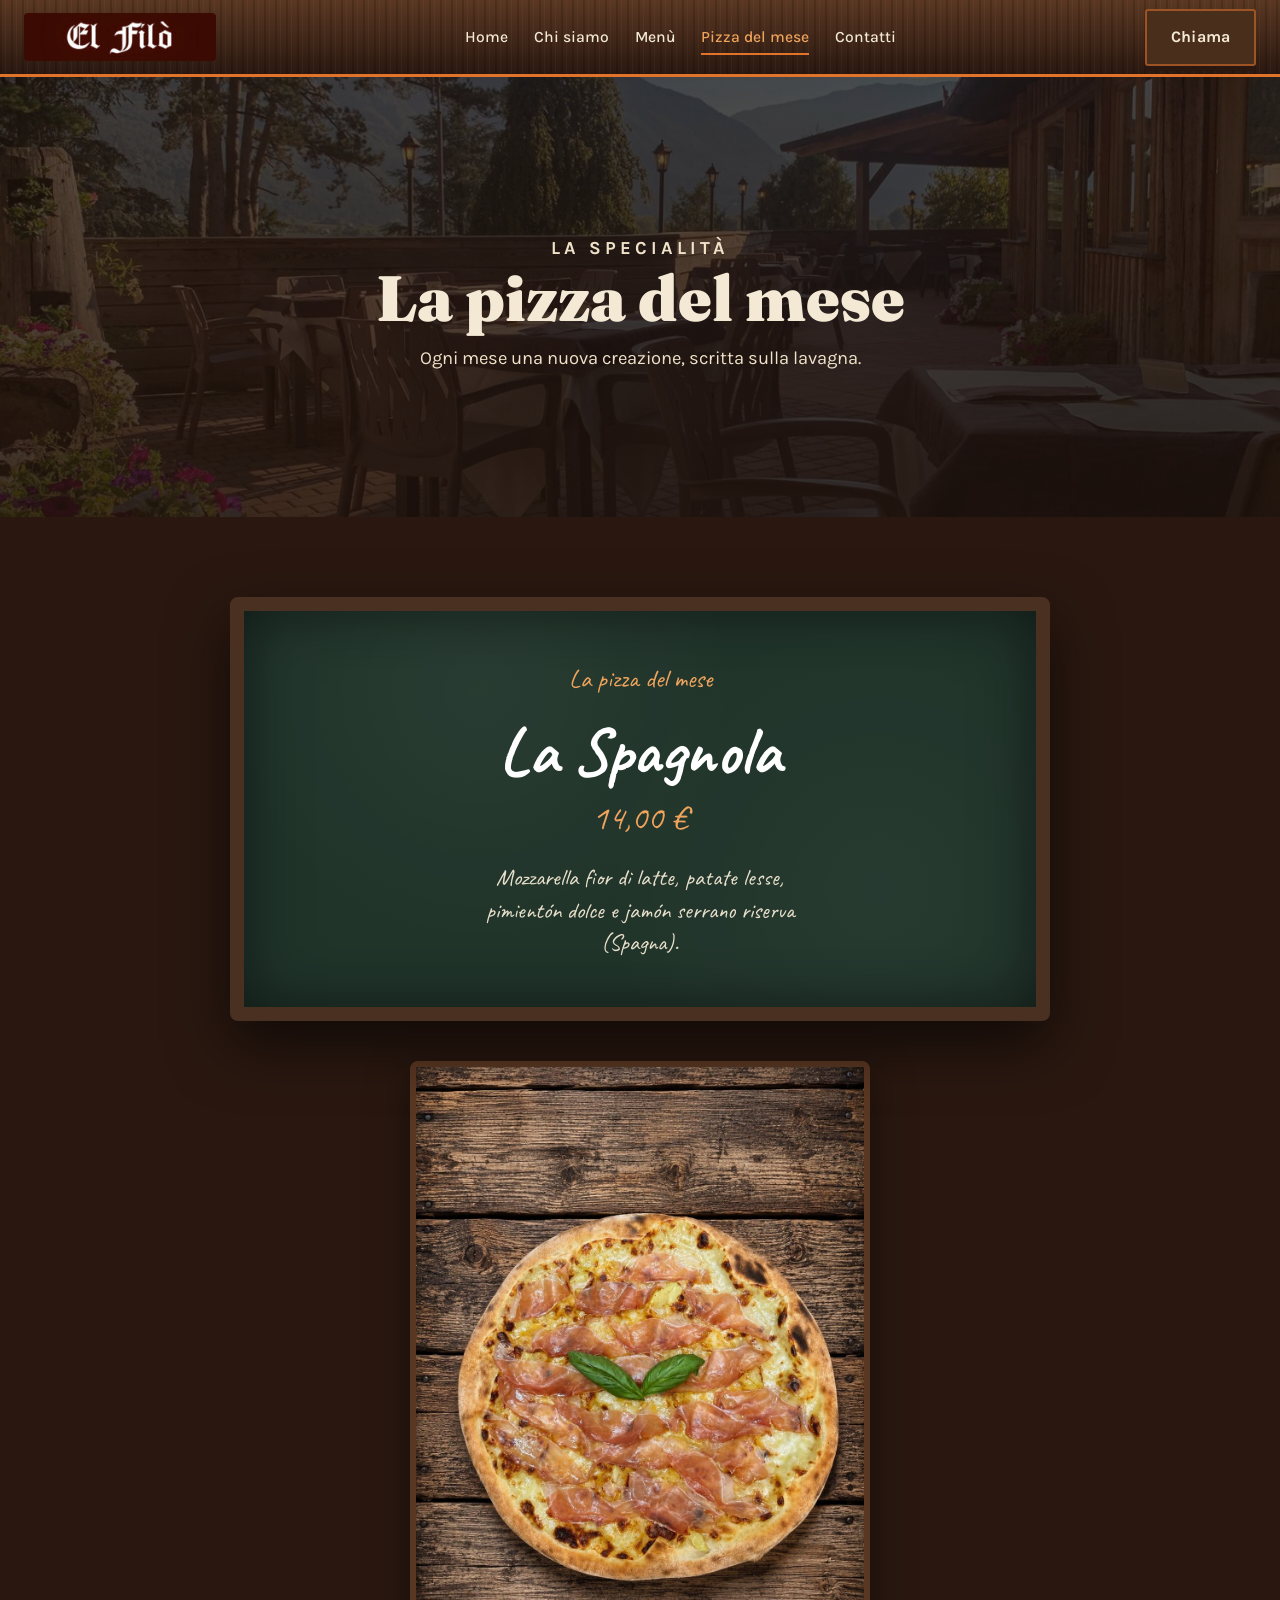
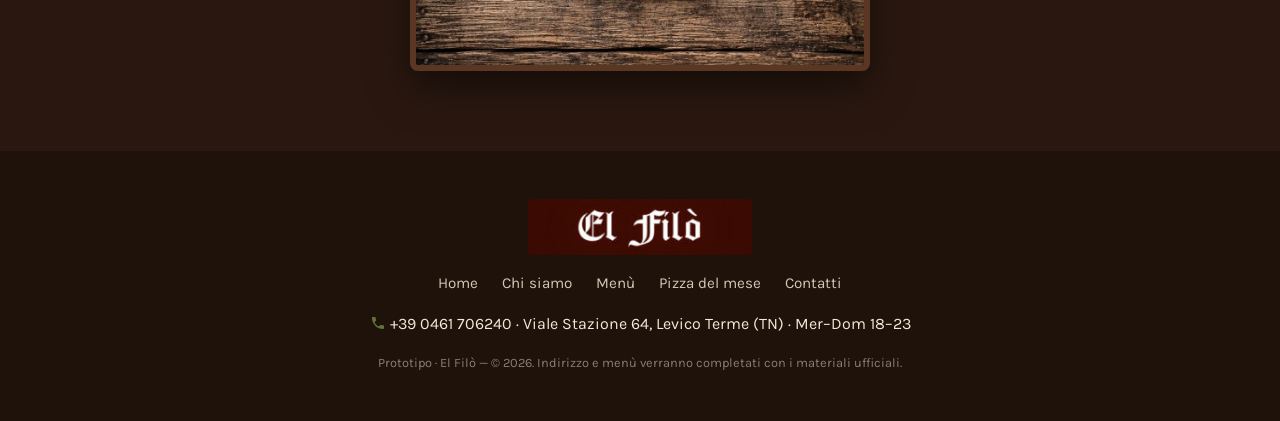
<file: pizza-del-mese.html>
<!DOCTYPE html>
<html lang="it">
<head>
<meta charset="UTF-8">
<meta name="viewport" content="width=device-width, initial-scale=1.0">
<title>Pizza del mese — El Filò, pizzeria a Levico Terme</title>
<meta name="description" content="La pizza del mese di El Filò: una speciale nuova ogni mese, cotta nel forno a legna.">
<link rel="icon" href="images/logo.png">
<link rel="preconnect" href="https://fonts.googleapis.com">
<link rel="preconnect" href="https://fonts.gstatic.com" crossorigin>
<link href="https://fonts.googleapis.com/css2?family=Fraunces:ital,opsz,wght@0,9..144,400;0,9..144,600;0,9..144,900;1,9..144,500&family=Karla:wght@400;500;700&family=Caveat:wght@500;700&display=swap" rel="stylesheet">
<link rel="stylesheet" href="styles.css">
</head>
<body>

<header>
  <div class="wood topbar">
    <a class="brand" href="index.html" aria-label="El Filò — home"><img src="images/logo-big.jpg" alt="El Filò"></a>
    <nav class="main" id="menuNav">
      <a href="index.html">Home</a>
      <a href="chi-siamo.html">Chi siamo</a>
      <a href="menu.html">Menù</a>
      <a href="pizza-del-mese.html" class="active">Pizza del mese</a>
      <a href="contatti.html">Contatti</a>
    </nav>
    <div class="nav-tools">
      <a class="btn btn--fire" href="tel:+390461706240">Chiama</a>
      <button class="navtoggle" id="navToggle" aria-label="Apri menù" aria-expanded="false" aria-controls="menuNav">
        <svg viewBox="0 0 24 24" fill="none" stroke="currentColor" stroke-width="2.2"><path d="M3 6h18M3 12h18M3 18h18"/></svg>
      </button>
    </div>
  </div>
</header>

<section class="pagehero" style="background:#1f120b url('images/IMG_9885-2-scaled.jpg') center/cover no-repeat">
  <div class="wrap">
    <p class="eyebrow eyebrow--light">La specialità</p>
    <h1>La pizza del mese</h1>
    <p>Ogni mese una nuova creazione, scritta sulla lavagna.</p>
  </div>
</section>

<section class="board-wrap">
  <div class="wrap">
    <div class="board reveal">
      <p class="chalk-eyebrow">La pizza del mese</p>
      <h2>La Spagnola</h2>
      <p class="price-tag">14,00 €</p>
      <p class="ingredients">Mozzarella fior di latte, patate lesse, pimientón dolce e jamón serrano riserva (Spagna).</p>
    </div>
    <div class="pdm-photo reveal">
      <img src="images/WhatsApp-Image-2026-05-27-at-18.51.55.jpeg" alt="Pizza del mese di El Filò">
    </div>
  </div>
</section>

<footer>
  <div class="wrap">
    <img src="images/logo-big.jpg" alt="El Filò">
    <nav class="fnav">
      <a href="index.html">Home</a><a href="chi-siamo.html">Chi siamo</a><a href="menu.html">Menù</a>
      <a href="pizza-del-mese.html">Pizza del mese</a><a href="contatti.html">Contatti</a>
    </nav>
    <p style="margin:.5rem 0 0"><span class="ic ic-phone"></span> +39 0461 706240 · Viale Stazione 64, Levico Terme (TN) · Mer–Dom 18–23</p>
    <p class="fine">Prototipo · El Filò — © 2026. Indirizzo e menù verranno completati con i materiali ufficiali.</p>
  </div>
</footer>

<script src="app.js"></script>
</body>
</html>
</file>
<file: styles.css>
/* ==========================================================================
   El Filò — foglio di stile condiviso (multi-pagina)
   Palette: marrone/legno ovunque · brace arancio come accento · verde SOLO sui bottoni
   ========================================================================== */
:root{
  --wood-950:#1F120B;
  --wood-900:#2A1810;
  --wood-800:#3B2417;
  --wood-700:#5A3722;   /* crosta */
  --wood-600:#7A4E2E;
  --ember:#E1732B;      /* brace / fuoco del forno */
  --ember-soft:#EFA45C;
  --green-btn:#3C4A2C;      /* verde bosco scuro — solo bottoni */
  --green-btn-h:#4C5D38;
  --btn:#4A2E1C;            /* marrone scuro — bottoni azione (Chiama/Menù/Prenota) */
  --btn-h:#5E3A22;
  --btn-sh:#2A1810;
  --green-ico:#5E7539;      /* verde bosco — icone (telefono, orari, luogo) */
  --cream:#F4E9D4;
  --cream-2:#EADCC0;
  --ink:#241812;
  --focus:#F6C177;

  --font-display:"Fraunces",Georgia,serif;
  --font-body:"Karla",system-ui,sans-serif;
  --font-hand:"Caveat",cursive;
  --maxw:1120px;
}

*{box-sizing:border-box}
html{scroll-behavior:smooth}
body{
  margin:0;font-family:var(--font-body);color:var(--ink);
  background:var(--cream);line-height:1.6;-webkit-font-smoothing:antialiased;
}
h1,h2,h3{font-family:var(--font-display);line-height:1.05;margin:0;font-weight:900}
p{margin:0 0 1rem}
a{color:inherit}
img{max-width:100%;display:block}
.wrap{max-width:var(--maxw);margin:0 auto;padding:0 1.5rem}
.eyebrow{font-weight:700;text-transform:uppercase;letter-spacing:.22em;font-size:.72rem;color:var(--ember);margin:0 0 1rem}
.eyebrow--light{color:var(--ember-soft)}

/* wood grain */
.wood{
  background-color:var(--wood-800);
  background-image:
    repeating-linear-gradient(90deg, rgba(0,0,0,.14) 0 2px, rgba(0,0,0,0) 2px 5px,
      rgba(255,255,255,.03) 5px 6px, rgba(0,0,0,0) 6px 11px),
    linear-gradient(180deg, var(--wood-700), var(--wood-900));
}

/* --- Buttons --- */
.btn{
  display:inline-flex;align-items:center;gap:.5rem;font-family:var(--font-body);font-weight:700;font-size:1rem;
  padding:.85rem 1.5rem;border-radius:3px;text-decoration:none;cursor:pointer;border:2px solid transparent;
  transition:transform .15s ease, background .2s ease, box-shadow .2s ease;letter-spacing:.01em;
}
/* Bottoni azione: marrone scuro uniforme, sottile bordo brace per staccare su legno e crema */
.btn--fire,.btn--green{background:var(--btn);color:var(--cream);border-color:rgba(225,115,43,.55);box-shadow:0 5px 0 var(--btn-sh)}
.btn--fire:hover,.btn--green:hover{transform:translateY(-2px);background:var(--btn-h);border-color:var(--ember);box-shadow:0 7px 0 var(--btn-sh)}
.btn--fire:active,.btn--green:active{transform:translateY(2px);box-shadow:0 2px 0 var(--btn-sh)}
.btn--ghost{background:transparent;color:var(--cream);border-color:rgba(244,233,212,.45)}
.btn--ghost:hover{border-color:var(--ember-soft);color:var(--ember-soft)}
a:focus-visible,button:focus-visible,summary:focus-visible{outline:3px solid var(--focus);outline-offset:3px}

/* --- Icone verde bosco (rimpiazzano le emoji colorate) --- */
.ic{display:inline-block;width:1em;height:1em;vertical-align:-.14em;flex:none;background:var(--green-ico);
  -webkit-mask:center/contain no-repeat;mask:center/contain no-repeat}
.ic-phone{-webkit-mask-image:url("data:image/svg+xml,%3Csvg xmlns='http://www.w3.org/2000/svg' viewBox='0 0 24 24'%3E%3Cpath d='M6.62 10.79c1.44 2.83 3.76 5.14 6.59 6.59l2.2-2.2c.27-.27.67-.36 1.02-.24 1.12.37 2.33.57 3.57.57.55 0 1 .45 1 1V20c0 .55-.45 1-1 1-9.39 0-17-7.61-17-17 0-.55.45-1 1-1h3.5c.55 0 1 .45 1 1 0 1.25.2 2.45.57 3.57.11.35.03.74-.25 1.02l-2.2 2.2z'/%3E%3C/svg%3E");mask-image:url("data:image/svg+xml,%3Csvg xmlns='http://www.w3.org/2000/svg' viewBox='0 0 24 24'%3E%3Cpath d='M6.62 10.79c1.44 2.83 3.76 5.14 6.59 6.59l2.2-2.2c.27-.27.67-.36 1.02-.24 1.12.37 2.33.57 3.57.57.55 0 1 .45 1 1V20c0 .55-.45 1-1 1-9.39 0-17-7.61-17-17 0-.55.45-1 1-1h3.5c.55 0 1 .45 1 1 0 1.25.2 2.45.57 3.57.11.35.03.74-.25 1.02l-2.2 2.2z'/%3E%3C/svg%3E")}
.ic-clock{-webkit-mask-image:url("data:image/svg+xml,%3Csvg xmlns='http://www.w3.org/2000/svg' viewBox='0 0 24 24'%3E%3Cpath d='M11.99 2C6.47 2 2 6.48 2 12s4.47 10 9.99 10C17.52 22 22 17.52 22 12S17.52 2 11.99 2zM12 20c-4.42 0-8-3.58-8-8s3.58-8 8-8 8 3.58 8 8-3.58 8-8 8zm.5-13H11v6l5.25 3.15.75-1.23-4.5-2.67z'/%3E%3C/svg%3E");mask-image:url("data:image/svg+xml,%3Csvg xmlns='http://www.w3.org/2000/svg' viewBox='0 0 24 24'%3E%3Cpath d='M11.99 2C6.47 2 2 6.48 2 12s4.47 10 9.99 10C17.52 22 22 17.52 22 12S17.52 2 11.99 2zM12 20c-4.42 0-8-3.58-8-8s3.58-8 8-8 8 3.58 8 8-3.58 8-8 8zm.5-13H11v6l5.25 3.15.75-1.23-4.5-2.67z'/%3E%3C/svg%3E")}
.ic-pin{-webkit-mask-image:url("data:image/svg+xml,%3Csvg xmlns='http://www.w3.org/2000/svg' viewBox='0 0 24 24'%3E%3Cpath d='M12 2C8.13 2 5 5.13 5 9c0 5.25 7 13 7 13s7-7.75 7-13c0-3.87-3.13-7-7-7zm0 9.5a2.5 2.5 0 0 1 0-5 2.5 2.5 0 0 1 0 5z'/%3E%3C/svg%3E");mask-image:url("data:image/svg+xml,%3Csvg xmlns='http://www.w3.org/2000/svg' viewBox='0 0 24 24'%3E%3Cpath d='M12 2C8.13 2 5 5.13 5 9c0 5.25 7 13 7 13s7-7.75 7-13c0-3.87-3.13-7-7-7zm0 9.5a2.5 2.5 0 0 1 0-5 2.5 2.5 0 0 1 0 5z'/%3E%3C/svg%3E")}
.ic-chat{-webkit-mask-image:url("data:image/svg+xml,%3Csvg xmlns='http://www.w3.org/2000/svg' viewBox='0 0 24 24'%3E%3Cpath d='M20 2H4c-1.1 0-2 .9-2 2v18l4-4h14c1.1 0 2-.9 2-2V4c0-1.1-.9-2-2-2z'/%3E%3C/svg%3E");mask-image:url("data:image/svg+xml,%3Csvg xmlns='http://www.w3.org/2000/svg' viewBox='0 0 24 24'%3E%3Cpath d='M20 2H4c-1.1 0-2 .9-2 2v18l4-4h14c1.1 0 2-.9 2-2V4c0-1.1-.9-2-2-2z'/%3E%3C/svg%3E")}
.ic--head{width:1.05em;height:1.05em;margin-right:.15em}

/* --- Header --- */
header{position:sticky;top:0;z-index:50}
.topbar{display:flex;align-items:center;justify-content:space-between;gap:1rem;padding:.55rem 1.5rem;border-bottom:3px solid var(--ember)}
.brand{display:flex;align-items:center;gap:.7rem;text-decoration:none}
.brand img{height:48px;width:auto;border-radius:4px}
nav.main{display:flex;align-items:center;gap:1.6rem}
nav.main a{color:var(--cream);text-decoration:none;font-weight:500;font-size:.98rem;position:relative;padding:.2rem 0}
nav.main a::after{content:"";position:absolute;left:0;bottom:-2px;width:0;height:2px;background:var(--ember);transition:width .2s}
nav.main a:hover::after,nav.main a.active::after{width:100%}
nav.main a.active{color:var(--ember-soft)}
.nav-tools{display:flex;align-items:center;gap:.9rem}
.navtoggle{display:none;background:none;border:0;color:var(--cream);cursor:pointer;padding:.4rem}
.navtoggle svg{width:28px;height:28px}

/* --- Generic section --- */
section{padding:5rem 0}
.section-head{max-width:62ch;margin-bottom:2.6rem}
.section-head h2{font-size:clamp(2rem,4.5vw,3rem)}
.section-head p{font-size:1.1rem;margin-top:.8rem;color:#5c4535}

/* --- Page hero (interne) --- */
.pagehero{position:relative;color:var(--cream);text-align:center;overflow:hidden}
.pagehero::before{content:"";position:absolute;inset:0;background:linear-gradient(180deg,rgba(31,18,11,.72),rgba(31,18,11,.86))}
.pagehero .wrap{position:relative;z-index:1;padding:4rem 1.5rem}
.pagehero h1{font-size:clamp(2.6rem,6vw,4rem)}
.pagehero p{font-size:1.15rem;color:#f0e2c8;margin:.8rem 0 0}

/* --- Home hero (foto) --- */
.hero{position:relative;color:var(--cream);overflow:hidden;min-height:88vh;display:flex;align-items:flex-end}
.hero::before{content:"";position:absolute;inset:0;
  background:linear-gradient(180deg, rgba(31,18,11,.55) 0%, rgba(31,18,11,.35) 40%, rgba(31,18,11,.92) 100%)}
.hero-inner{position:relative;z-index:2;width:100%;padding-bottom:3.5rem}
.hero .logo-big{height:120px;width:auto;margin-bottom:1.2rem;filter:drop-shadow(0 6px 18px rgba(0,0,0,.6))}
.hero h1{font-size:clamp(2.4rem,6vw,4.4rem);max-width:16ch;letter-spacing:-.01em}
.hero h1 em{color:var(--ember-soft);font-style:italic;font-weight:500}
.hero .lead{font-size:1.2rem;max-width:42ch;color:#f0e2c8;margin-top:1rem}
.hero-cta{display:flex;flex-wrap:wrap;gap:.9rem;margin-top:1.8rem}

/* --- Fascia info: orari + posizione GRANDI --- */
.info-band{background:var(--wood-900);color:var(--cream);padding:0}
.info-band .grid{display:grid;grid-template-columns:1.1fr 1fr;gap:0}
.info-col{padding:3.2rem clamp(1.5rem,5vw,3.5rem)}
.info-col + .info-col{border-left:1px solid rgba(255,255,255,.08)}
.info-col h2{font-size:clamp(1.8rem,4vw,2.4rem);color:var(--ember-soft);margin-bottom:1.2rem}
.hours-big{display:grid;gap:.15rem;font-size:1.35rem}
.hours-big .row{display:flex;justify-content:space-between;gap:1.5rem;padding:.55rem 0;border-bottom:1px solid rgba(255,255,255,.1)}
.hours-big .row:last-child{border-bottom:0}
.hours-big .row.closed{color:#b79b81}
.hours-big .row b{font-family:var(--font-display);font-weight:600;white-space:nowrap}
.hours-big .row .open{color:#fff}
.place-big{font-size:1.5rem;line-height:1.5}
.place-big .name{font-family:var(--font-display);font-size:2rem;color:#fff;display:block;margin-bottom:.3rem}
.place-big a{color:var(--ember-soft);font-weight:700;text-decoration:none}
.place-big a:hover{text-decoration:underline}
.place-actions{display:flex;flex-wrap:wrap;gap:.8rem;margin-top:1.5rem}

/* --- Chi siamo (marrone, niente verde) --- */
.split{display:grid;grid-template-columns:1fr 1fr;gap:3rem;align-items:center}
.split img{border-radius:6px;box-shadow:0 16px 40px rgba(0,0,0,.25);width:100%;height:100%;object-fit:cover;max-height:520px}
.story .drop::first-letter{font-family:var(--font-display);font-weight:900;font-size:3.4rem;float:left;line-height:.8;padding:.35rem .5rem .1rem 0;color:var(--ember)}
.feature-strip{background:var(--wood-800);color:var(--cream)}
.feature-strip .cards{display:grid;grid-template-columns:repeat(4,1fr);gap:1.5rem}
.fcard{background:rgba(255,255,255,.04);border:1px solid rgba(255,255,255,.08);border-radius:8px;padding:1.6rem;text-align:center}
.fcard .ico{font-size:2rem}
.fcard b{font-family:var(--font-display);font-size:1.15rem;display:block;margin:.6rem 0 .3rem}
.fcard span{font-size:.92rem;color:#d8c6ac}

/* --- Menu --- */
.menu-note{display:inline-block;font-family:var(--font-hand);font-size:1.3rem;color:var(--wood-700);
  background:var(--cream-2);border:1px dashed var(--wood-600);border-radius:4px;padding:.2rem .8rem;margin-bottom:1.4rem}
.menu-cats{display:grid;grid-template-columns:repeat(2,1fr);gap:2.5rem 3.5rem}
.cat h3{font-size:1.5rem;color:var(--wood-800);display:flex;align-items:baseline;gap:.7rem;padding-bottom:.6rem;border-bottom:2px solid var(--wood-600)}
.cat h3 span{font-family:var(--font-body);font-size:.7rem;letter-spacing:.2em;text-transform:uppercase;color:var(--ember);font-weight:700}
.dish{display:flex;justify-content:space-between;gap:1rem;align-items:baseline;padding:.85rem 0;border-bottom:1px dotted rgba(90,55,34,.35)}
.dish:last-child{border-bottom:0}
.dish-name{font-weight:700;color:var(--ink)}
.dish-desc{display:block;font-weight:400;font-size:.9rem;color:#6a5240;margin-top:.15rem}
.dish-price{font-family:var(--font-display);font-weight:600;color:var(--wood-800);white-space:nowrap;font-size:1.1rem}

/* --- Menu a tendina (accordion) --- */
.menu-acc{max-width:860px;margin:0 auto;display:grid;gap:1rem}
.acc{background:var(--cream-2);border:1px solid var(--wood-600);border-radius:8px;overflow:hidden}
.acc>summary{list-style:none;cursor:pointer;display:flex;align-items:center;gap:.9rem;
  padding:1.05rem 1.4rem;font-family:var(--font-display);font-weight:900;font-size:clamp(1.2rem,3vw,1.5rem);color:var(--wood-800)}
.acc>summary::-webkit-details-marker{display:none}
.acc>summary .lbl{flex:1}
.acc>summary .tag{font-family:var(--font-body);font-size:.66rem;letter-spacing:.16em;text-transform:uppercase;font-weight:700;
  color:var(--ember);white-space:nowrap}
.acc>summary .tag--soon{color:#8a6f57}
.acc>summary .chev{flex:none;color:var(--wood-600);transition:transform .25s ease}
.acc[open]>summary .chev{transform:rotate(180deg)}
.acc[open]>summary{border-bottom:2px solid var(--wood-600)}
.acc-body{padding:.4rem 1.4rem 1.1rem}
.acc-body .dish:first-child{padding-top:.9rem}
.acc-note{font-family:var(--font-hand);font-size:1.2rem;color:var(--wood-700);padding:.9rem 0 .2rem}
.acc-sub{font-family:var(--font-display);font-weight:900;font-size:1.02rem;color:var(--wood-700);text-transform:uppercase;letter-spacing:.08em;
  margin:1.1rem 0 .1rem;padding-top:.7rem;border-top:1px solid rgba(90,55,34,.22)}
.acc-body>.acc-sub:first-child{margin-top:.3rem;padding-top:.3rem;border-top:0}
.acc-extra{display:block;font-size:.82rem;color:var(--ember);font-weight:700;margin-top:.5rem;letter-spacing:.02em}
.menu-foot{max-width:860px;margin:1.6rem auto 0;text-align:center;font-size:.92rem;color:#6a5240}
.menu-foot span{font-size:.82rem;color:#8a7159}

/* --- Pizza del mese (lavagna) --- */
.board-wrap{background:var(--wood-900)}
.board{max-width:820px;margin:0 auto;position:relative;background:#20342a;
  background-image:radial-gradient(circle at 30% 20%, rgba(255,255,255,.04), transparent 40%),
                   radial-gradient(circle at 80% 70%, rgba(255,255,255,.03), transparent 40%);
  border:14px solid #4a3021;border-radius:8px;
  box-shadow:0 24px 60px rgba(0,0,0,.6), inset 0 0 60px rgba(0,0,0,.5);padding:3rem 2.5rem;text-align:center;color:#f3ead6}
.board .chalk-eyebrow{font-family:var(--font-hand);font-size:1.6rem;color:var(--ember-soft)}
.board h2{font-family:var(--font-hand);font-weight:700;font-size:clamp(2.6rem,7vw,4.2rem);color:#fff;margin:.3rem 0 .2rem}
.board .price-tag{font-family:var(--font-hand);font-size:2.2rem;color:var(--ember-soft)}
.board .ingredients{font-family:var(--font-hand);font-size:1.45rem;max-width:36ch;margin:1rem auto 0;color:#e9e0cc;line-height:1.4}
.board .frame-note{margin-top:1.6rem;font-size:.8rem;letter-spacing:.15em;text-transform:uppercase;color:rgba(243,234,214,.5)}
.pdm-photo{max-width:460px;margin:2.5rem auto 0;border-radius:8px;overflow:hidden;border:6px solid var(--wood-700);box-shadow:0 16px 40px rgba(0,0,0,.5)}

/* --- Contatti --- */
.contact-grid{display:grid;grid-template-columns:1fr 1fr;gap:3rem}
.info-list{display:grid;gap:1.3rem}
.info-item{display:flex;gap:.9rem;align-items:flex-start}
.info-item .ico{font-size:1.4rem}
.info-item b{font-family:var(--font-display);font-size:1.15rem}
.info-item a{color:var(--wood-800);font-weight:700;text-decoration:none}
.info-item a:hover{color:var(--ember)}
.socials{display:flex;gap:.8rem;margin-top:.4rem}
.socials a{width:46px;height:46px;border-radius:6px;display:grid;place-items:center;background:var(--wood-800);color:var(--cream);text-decoration:none;font-weight:700;transition:background .2s}
.socials a:hover{background:var(--ember)}
.map-embed{width:100%;height:340px;border:0;border-radius:8px;filter:sepia(.15) saturate(1.05)}

/* --- Footer --- */
footer{background:var(--wood-950);color:var(--cream);padding:3rem 0 2rem;text-align:center}
footer img{height:56px;width:auto;margin:0 auto 1rem;border-radius:4px}
footer .fnav{display:flex;gap:1.5rem;justify-content:center;flex-wrap:wrap;margin:1rem 0;font-size:.95rem}
footer .fnav a{color:var(--cream);text-decoration:none;opacity:.85}
footer .fnav a:hover{color:var(--ember-soft);opacity:1}
footer .fine{font-size:.8rem;opacity:.5;margin-top:1rem}

/* reveal */
.reveal{opacity:0;transform:translateY(24px);transition:opacity .7s ease, transform .7s ease}
.reveal.in{opacity:1;transform:none}

/* --- Responsive --- */
@media(max-width:860px){
  nav.main{position:absolute;top:100%;left:0;right:0;flex-direction:column;align-items:stretch;gap:0;
    background:var(--wood-900);border-bottom:3px solid var(--ember);max-height:0;overflow:hidden;transition:max-height .3s ease}
  nav.main.open{max-height:360px}
  nav.main a{padding:1rem 1.5rem;border-top:1px solid rgba(255,255,255,.08)}
  nav.main a::after{display:none}
  .navtoggle{display:block}
  .info-band .grid{grid-template-columns:1fr}
  .info-col + .info-col{border-left:0;border-top:1px solid rgba(255,255,255,.08)}
  .split,.menu-cats,.contact-grid{grid-template-columns:1fr;gap:2rem}
  .feature-strip .cards{grid-template-columns:1fr 1fr}
  section{padding:3.6rem 0}
  .hero{min-height:78vh}
}
@media(max-width:480px){
  .feature-strip .cards{grid-template-columns:1fr}
  .hours-big{font-size:1.15rem}
}
@media(prefers-reduced-motion:reduce){
  *{scroll-behavior:auto}
  .reveal{opacity:1;transform:none;transition:none}
}
</file>
